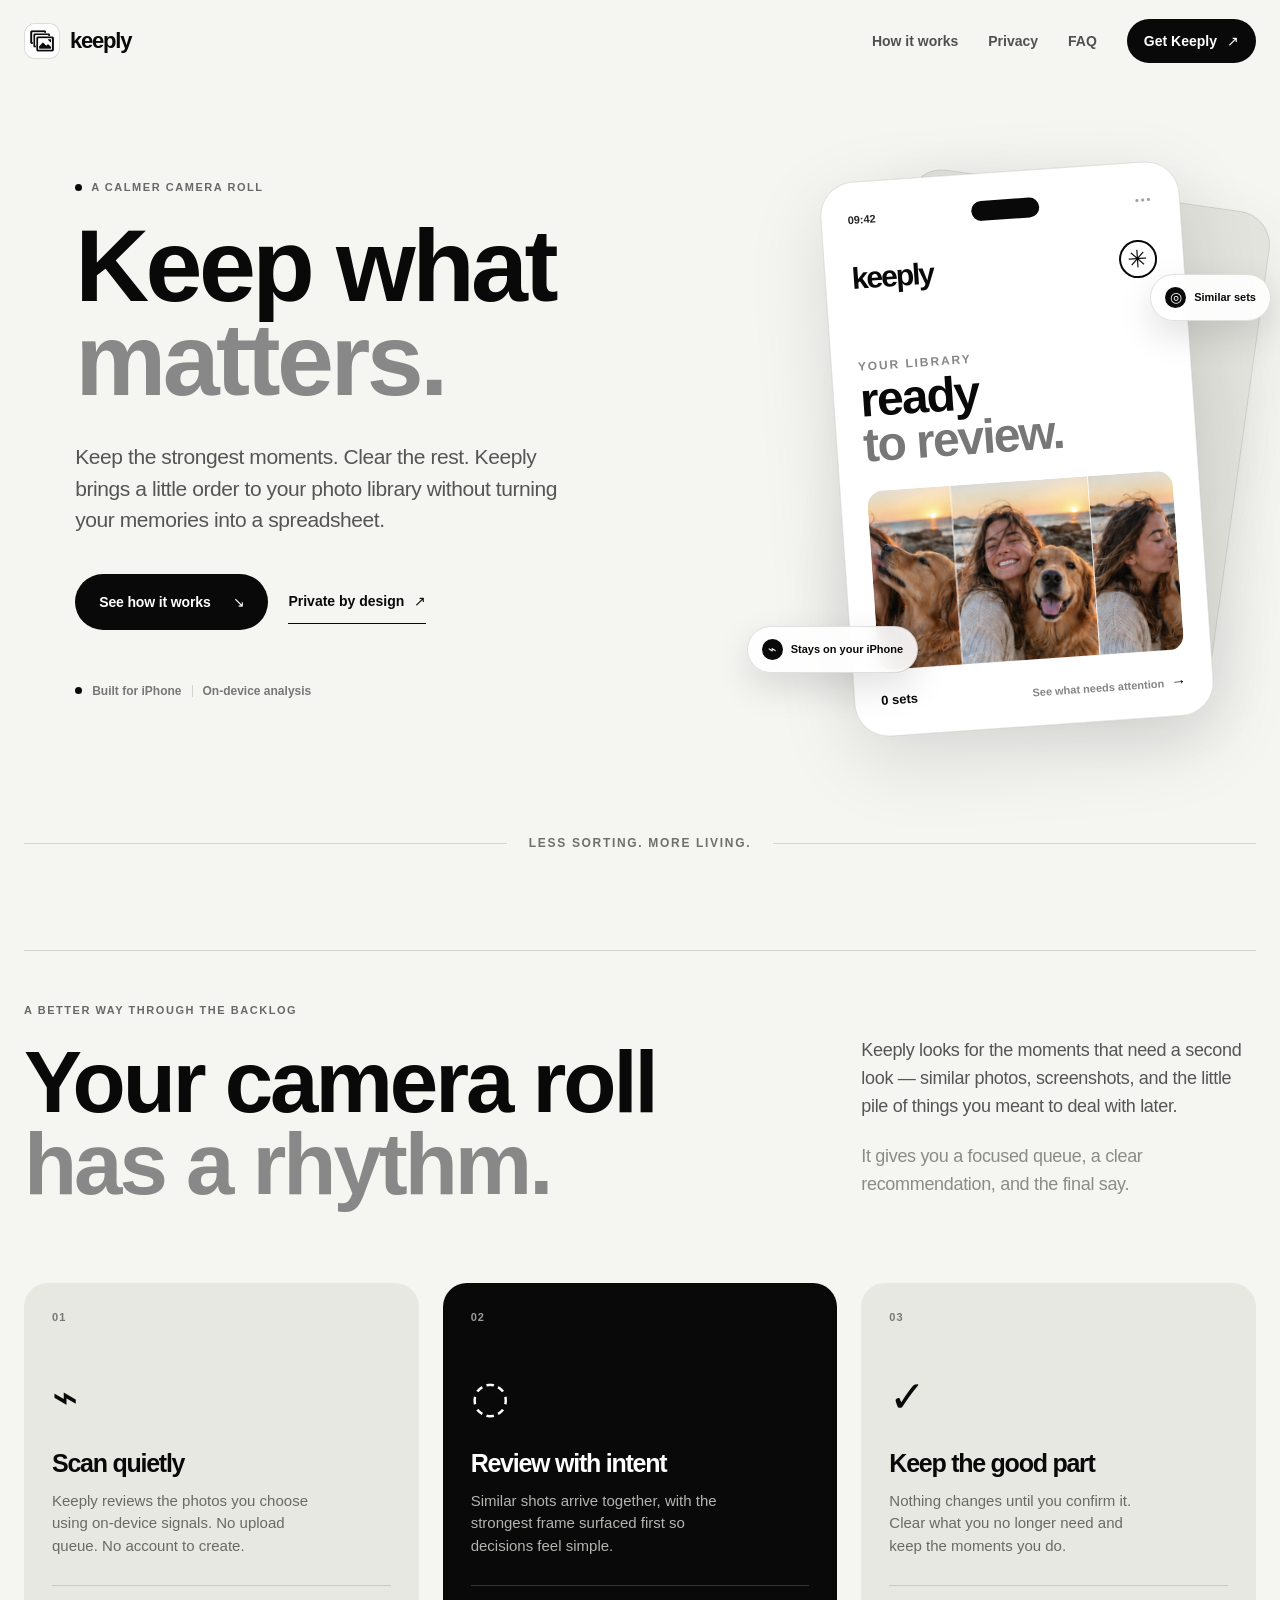
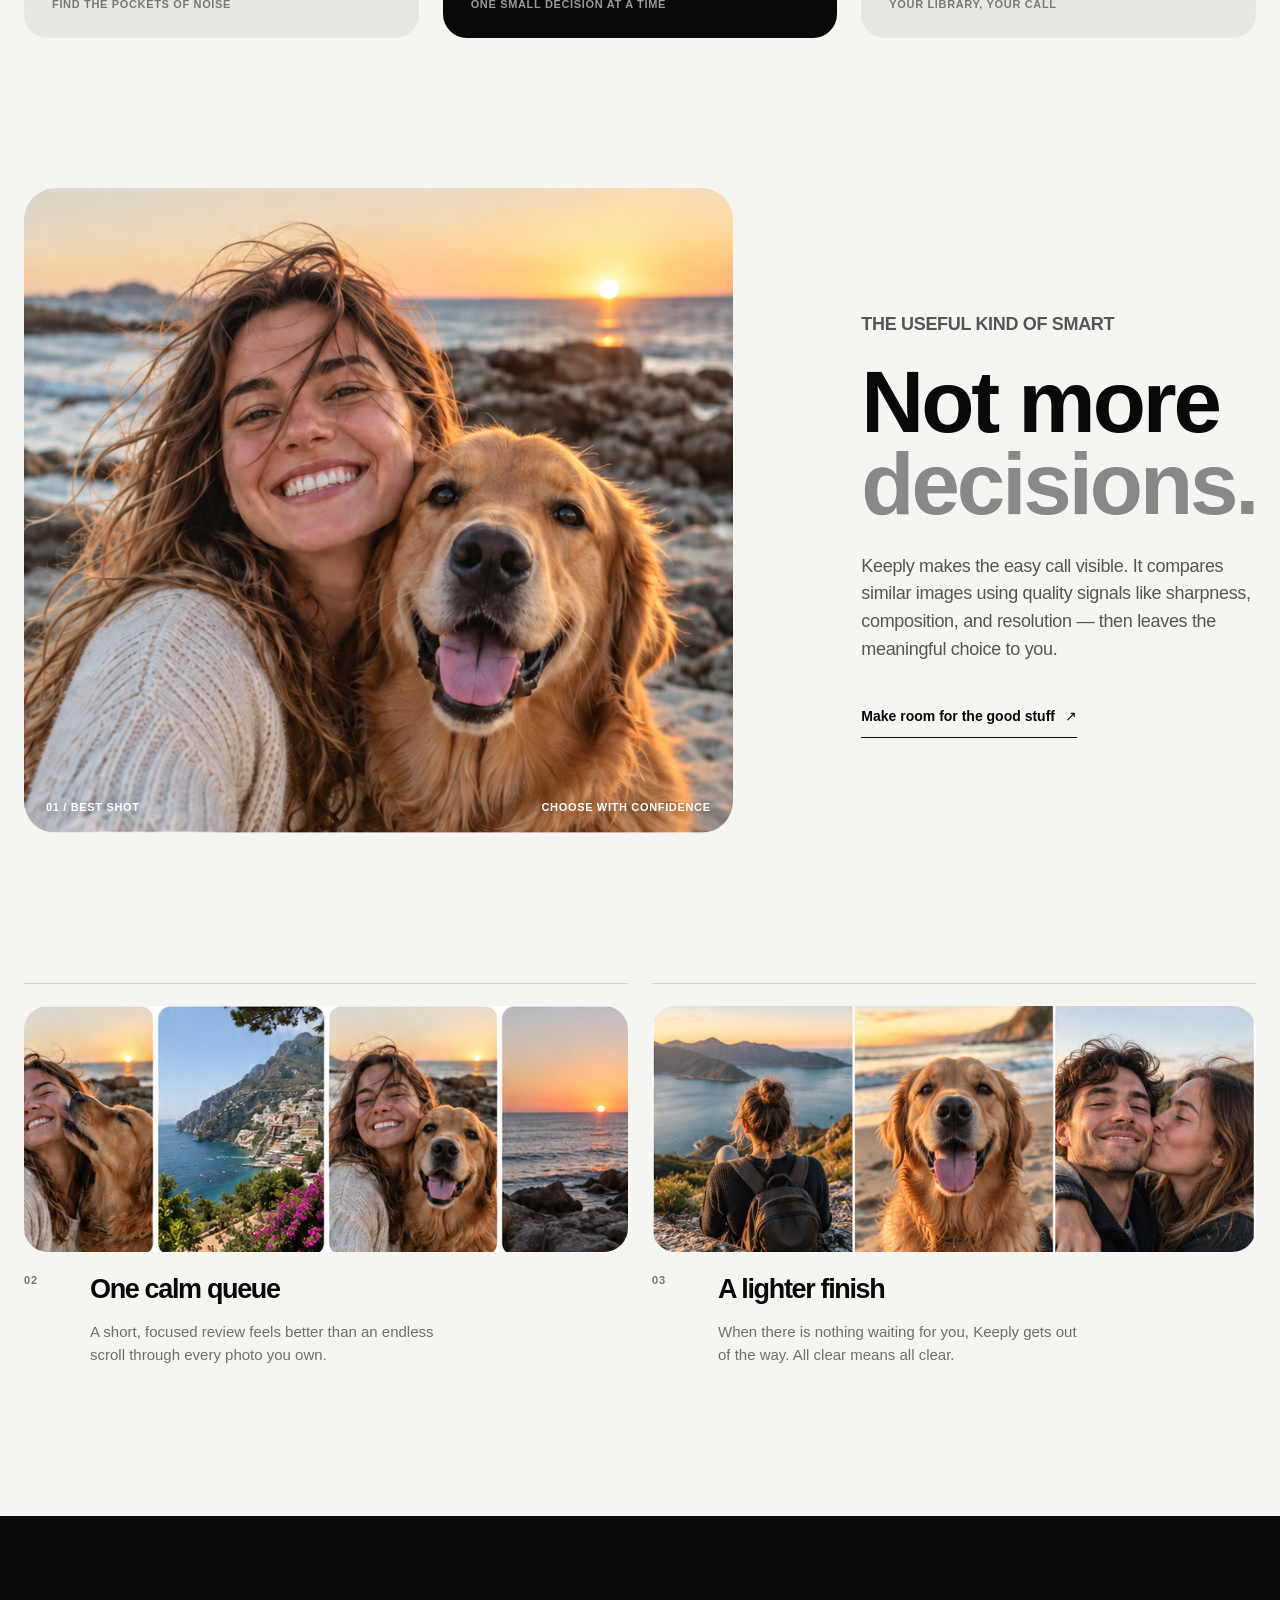
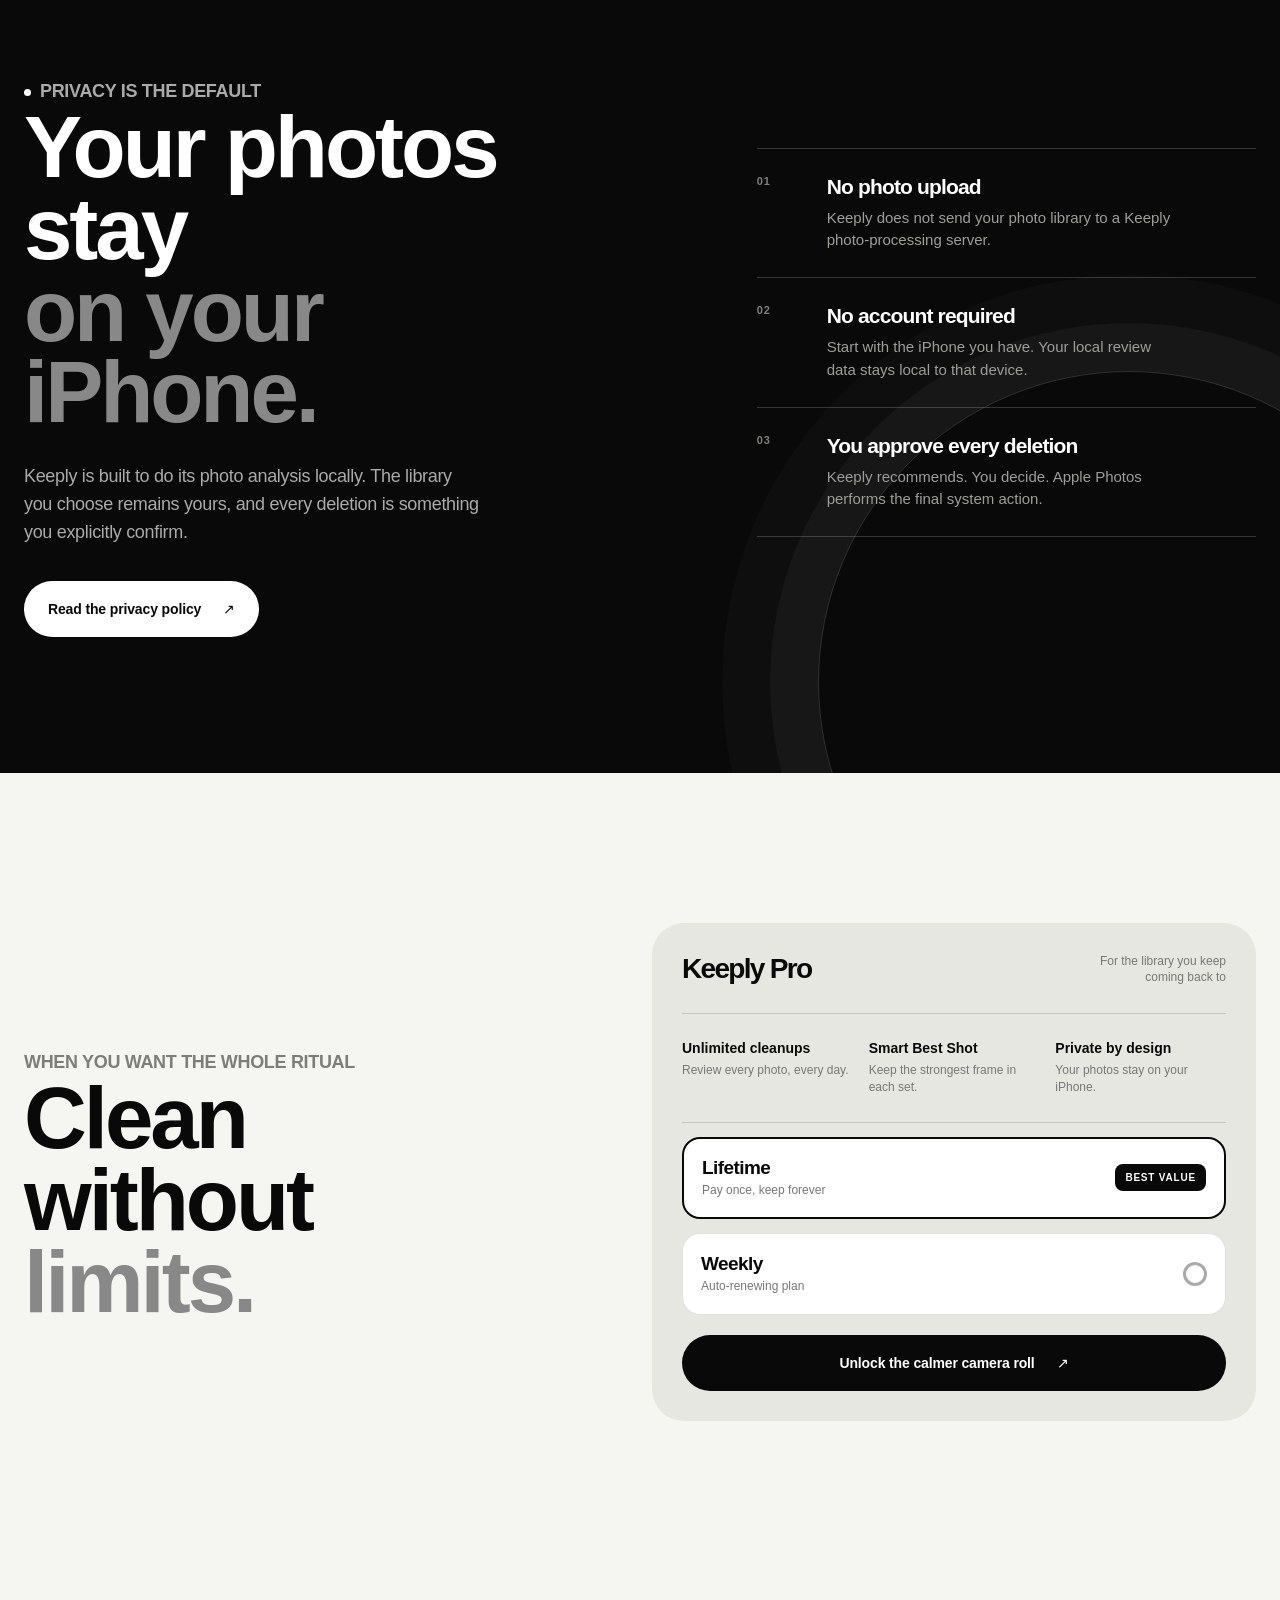
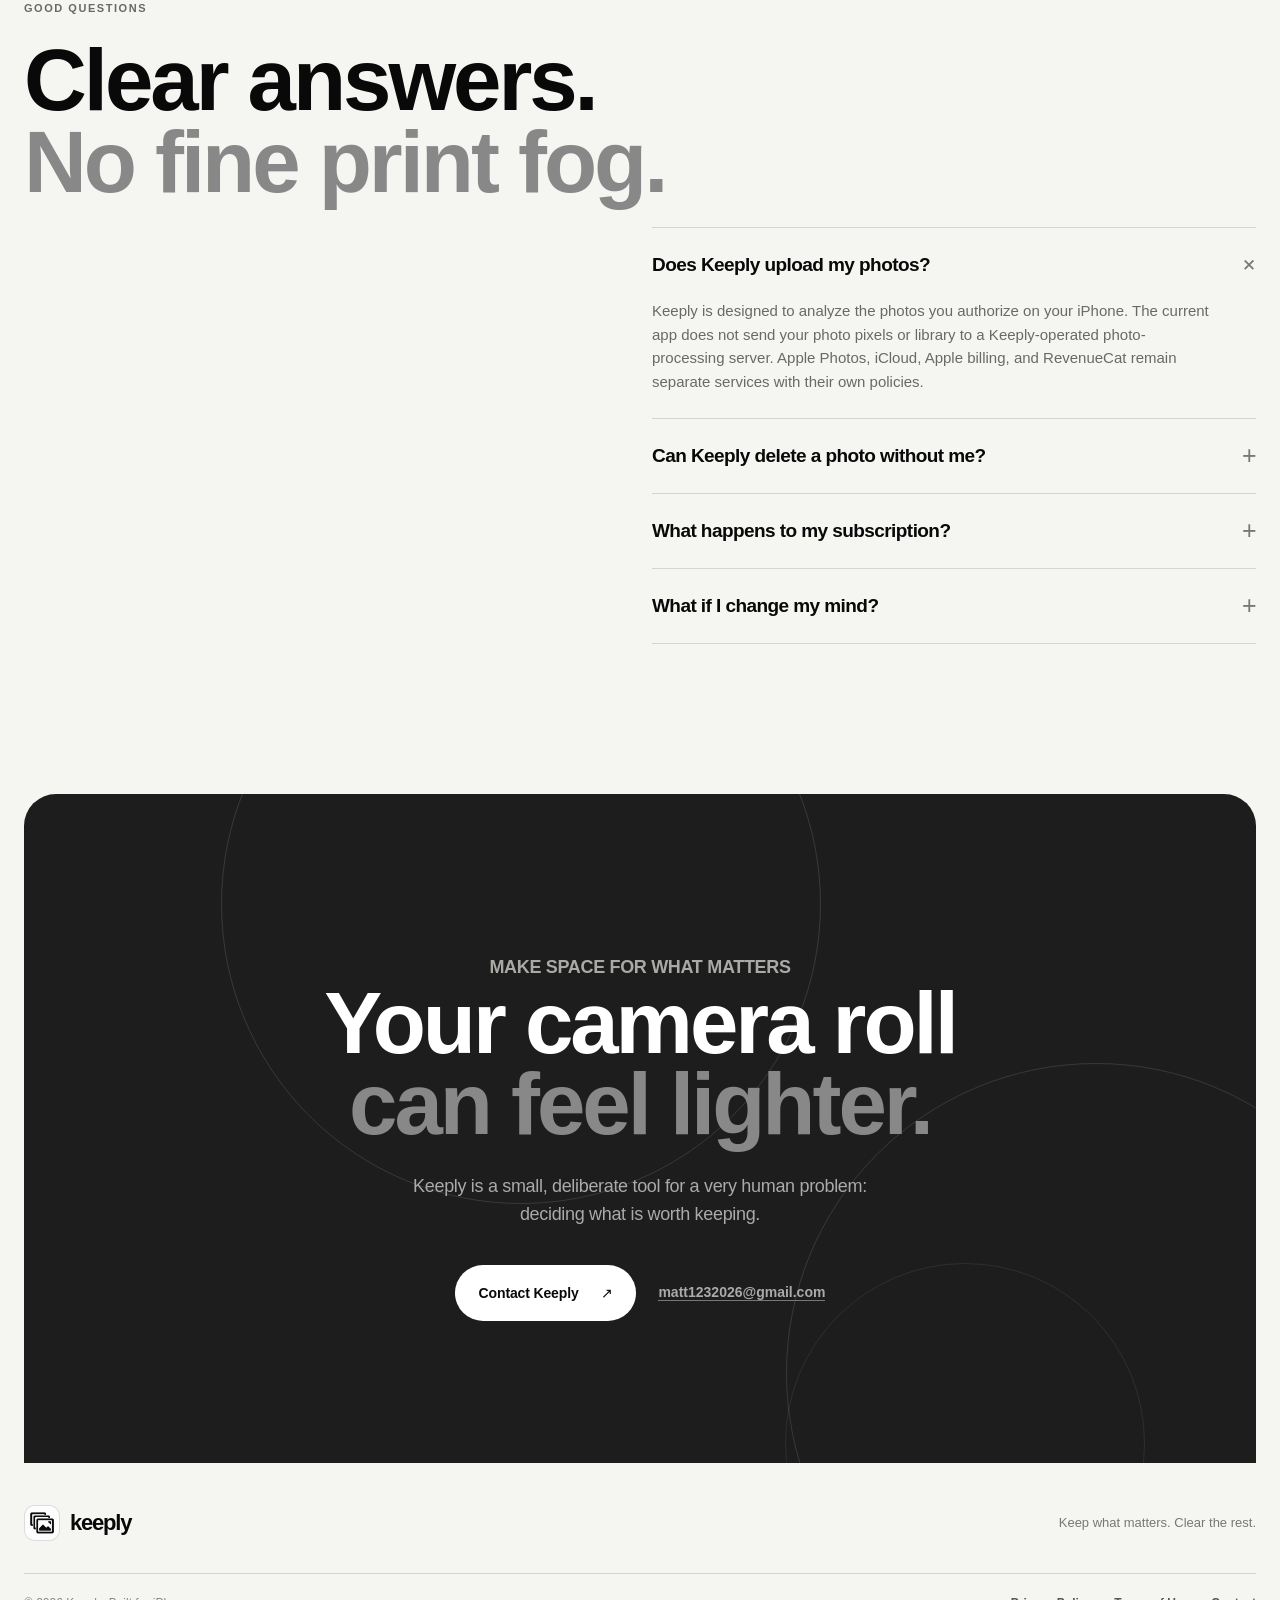
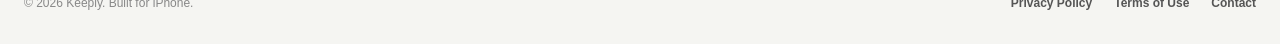
<file: index.html>
<!doctype html>
<html lang="en">
  <head>
    <meta charset="utf-8" />
    <meta name="viewport" content="width=device-width, initial-scale=1" />
    <meta name="theme-color" content="#f5f5f2" />
    <meta name="description" content="Keeply is a quieter way to review your camera roll, keep the strongest moments, and clear the rest — privately on your iPhone." />
    <meta property="og:title" content="Keeply — Keep what matters." />
    <meta property="og:description" content="A private, deliberate photo cleanup assistant for iPhone." />
    <meta property="og:type" content="website" />
    <link rel="icon" type="image/png" href="assets/keeply-mark.png" />
    <link rel="stylesheet" href="styles.css?v=a5fdf62" />
    <title>Keeply — Keep what matters.</title>
  </head>
  <body>
    <a class="skip-link" href="#main-content">Skip to content</a>
    <div class="site-shell">
      <header class="site-nav" data-nav>
        <a class="brand" href="#top" aria-label="Keeply home">
          <span class="brand-mark"><img src="assets/keeply-mark.png" alt="" /></span>
          <span class="brand-name">keeply</span>
        </a>
        <button class="nav-toggle" type="button" aria-expanded="false" aria-controls="primary-nav">
          <span class="sr-only">Open menu</span>
          <span></span><span></span>
        </button>
        <nav id="primary-nav" class="primary-nav" aria-label="Primary navigation">
          <a href="#how-it-works">How it works</a>
          <a href="#privacy">Privacy</a>
          <a href="#faq">FAQ</a>
          <a class="nav-cta" href="#get-keeply">Get Keeply <span aria-hidden="true">↗</span></a>
        </nav>
      </header>

      <main id="main-content">
        <section class="hero section-grid" id="top">
          <div class="hero-copy reveal">
            <p class="eyebrow"><span class="eyebrow-dot"></span> A calmer camera roll</p>
            <h1>Keep what<br /><em>matters.</em></h1>
            <p class="hero-lede">Keep the strongest moments. Clear the rest. Keeply brings a little order to your photo library without turning your memories into a spreadsheet.</p>
            <div class="hero-actions">
              <a class="button button-dark" href="#how-it-works">See how it works <span aria-hidden="true">↘</span></a>
              <a class="text-link" href="#privacy">Private by design <span aria-hidden="true">↗</span></a>
            </div>
            <div class="hero-meta"><span class="status-dot"></span><span>Built for iPhone</span><span class="meta-divider"></span><span>On-device analysis</span></div>
          </div>
          <div class="hero-visual reveal reveal-delay-1" aria-label="Keeply home screen preview">
            <div class="visual-glow"></div>
            <div class="hero-card hero-card-back"></div>
            <div class="hero-card hero-card-main">
              <div class="mock-topbar"><span>09:42</span><span class="mock-island"></span><span class="mock-signal">•••</span></div>
              <div class="mock-brand-row"><span class="mock-wordmark">keeply</span><span class="mock-gear" aria-hidden="true">✳</span></div>
              <p class="mock-kicker">Your library</p>
              <h2>ready<br /><span>to review.</span></h2>
              <div class="mock-photo"><img src="assets/screens/home-strip.png" alt="A strip of photos ready to review" /></div>
              <div class="mock-footer"><span>0 sets</span><span>See what needs attention <b aria-hidden="true">→</b></span></div>
            </div>
            <div class="float-label float-label-top"><span class="label-icon">◎</span> Similar sets</div>
            <div class="float-label float-label-bottom"><span class="label-icon">⌁</span> Stays on your iPhone</div>
          </div>
        </section>

        <section class="manifesto" aria-label="Keeply promise">
          <div class="manifesto-line"></div>
          <p>Less sorting. More living.</p>
          <div class="manifesto-line"></div>
        </section>

        <section class="intro section-grid" id="how-it-works">
          <div class="section-heading reveal">
            <p class="eyebrow">A better way through the backlog</p>
            <h2>Your camera roll<br /><em>has a rhythm.</em></h2>
          </div>
          <div class="section-intro-copy reveal reveal-delay-1">
            <p>Keeply looks for the moments that need a second look — similar photos, screenshots, and the little pile of things you meant to deal with later.</p>
            <p class="muted-copy">It gives you a focused queue, a clear recommendation, and the final say.</p>
          </div>
        </section>

        <section class="steps section-grid" aria-label="How Keeply works">
          <article class="step-card reveal">
            <div class="step-index">01</div>
            <div class="step-icon" aria-hidden="true">⌁</div>
            <h3>Scan quietly</h3>
            <p>Keeply reviews the photos you choose using on-device signals. No upload queue. No account to create.</p>
            <div class="step-rule"></div>
            <span class="step-caption">Find the pockets of noise</span>
          </article>
          <article class="step-card step-card-dark reveal reveal-delay-1">
            <div class="step-index">02</div>
            <div class="step-icon" aria-hidden="true">◌</div>
            <h3>Review with intent</h3>
            <p>Similar shots arrive together, with the strongest frame surfaced first so decisions feel simple.</p>
            <div class="step-rule"></div>
            <span class="step-caption">One small decision at a time</span>
          </article>
          <article class="step-card reveal reveal-delay-2">
            <div class="step-index">03</div>
            <div class="step-icon" aria-hidden="true">✓</div>
            <h3>Keep the good part</h3>
            <p>Nothing changes until you confirm it. Clear what you no longer need and keep the moments you do.</p>
            <div class="step-rule"></div>
            <span class="step-caption">Your library, your call</span>
          </article>
        </section>

        <section class="feature-showcase section-grid">
          <div class="feature-image feature-image-large reveal">
            <img src="assets/screens/best-shot.png" alt="Keeply highlights the strongest image in a similar photo set" loading="lazy" />
            <div class="image-caption"><span>01 / Best shot</span><span>Choose with confidence</span></div>
          </div>
          <div class="feature-copy reveal reveal-delay-1">
            <p class="eyebrow">The useful kind of smart</p>
            <h2>Not more<br /><em>decisions.</em></h2>
            <p>Keeply makes the easy call visible. It compares similar images using quality signals like sharpness, composition, and resolution — then leaves the meaningful choice to you.</p>
            <a class="text-link" href="#get-keeply">Make room for the good stuff <span aria-hidden="true">↗</span></a>
          </div>
        </section>

        <section class="feature-pair section-grid">
          <article class="feature-tile reveal">
            <div class="tile-image"><img src="assets/screens/cleanup-strip.png" alt="A visual strip of photos in the cleanup flow" loading="lazy" /></div>
            <div class="tile-body"><span class="tile-number">02</span><h3>One calm queue</h3><p>A short, focused review feels better than an endless scroll through every photo you own.</p></div>
          </article>
          <article class="feature-tile reveal reveal-delay-1">
            <div class="tile-image tile-image-light"><img src="assets/screens/all-clear-strip.png" alt="Keeply all clear state showing a finished photo review" loading="lazy" /></div>
            <div class="tile-body"><span class="tile-number">03</span><h3>A lighter finish</h3><p>When there is nothing waiting for you, Keeply gets out of the way. All clear means all clear.</p></div>
          </article>
        </section>

        <section class="privacy-band section-grid" id="privacy">
          <div class="privacy-copy reveal">
            <p class="eyebrow eyebrow-light"><span class="eyebrow-dot"></span> Privacy is the default</p>
            <h2>Your photos stay<br /><em>on your iPhone.</em></h2>
            <p>Keeply is built to do its photo analysis locally. The library you choose remains yours, and every deletion is something you explicitly confirm.</p>
            <a class="button button-light" href="privacy.html">Read the privacy policy <span aria-hidden="true">↗</span></a>
          </div>
          <div class="privacy-points reveal reveal-delay-1">
            <div class="privacy-point"><span class="point-mark">01</span><div><h3>No photo upload</h3><p>Keeply does not send your photo library to a Keeply photo-processing server.</p></div></div>
            <div class="privacy-point"><span class="point-mark">02</span><div><h3>No account required</h3><p>Start with the iPhone you have. Your local review data stays local to that device.</p></div></div>
            <div class="privacy-point"><span class="point-mark">03</span><div><h3>You approve every deletion</h3><p>Keeply recommends. You decide. Apple Photos performs the final system action.</p></div></div>
          </div>
        </section>

        <section class="pro-section section-grid">
          <div class="pro-heading reveal"><p class="eyebrow">When you want the whole ritual</p><h2>Clean without<br /><em>limits.</em></h2></div>
          <div class="pro-panel reveal reveal-delay-1">
            <div class="pro-panel-top"><span class="pro-badge">Keeply Pro</span><span class="pro-note">For the library you keep coming back to</span></div>
            <div class="pro-benefits"><div><b>Unlimited cleanups</b><span>Review every photo, every day.</span></div><div><b>Smart Best Shot</b><span>Keep the strongest frame in each set.</span></div><div><b>Private by design</b><span>Your photos stay on your iPhone.</span></div></div>
            <div class="plan-row"><span><b>Lifetime</b><small>Pay once, keep forever</small></span><span class="plan-chip">Best value</span></div>
            <div class="plan-row plan-row-muted"><span><b>Weekly</b><small>Auto-renewing plan</small></span><span class="plan-circle" aria-hidden="true"></span></div>
            <a class="button button-dark button-full" href="#get-keeply">Unlock the calmer camera roll <span aria-hidden="true">↗</span></a>
          </div>
        </section>

        <section class="faq-section section-grid" id="faq">
          <div class="section-heading reveal"><p class="eyebrow">Good questions</p><h2>Clear answers.<br /><em>No fine print fog.</em></h2></div>
          <div class="faq-list reveal reveal-delay-1">
            <details open><summary>Does Keeply upload my photos?</summary><p>Keeply is designed to analyze the photos you authorize on your iPhone. The current app does not send your photo pixels or library to a Keeply-operated photo-processing server. Apple Photos, iCloud, Apple billing, and RevenueCat remain separate services with their own policies.</p></details>
            <details><summary>Can Keeply delete a photo without me?</summary><p>No. Keeply can recommend items, but nothing is deleted until you confirm the action. Apple Photos then handles the system confirmation and deletion flow.</p></details>
            <details><summary>What happens to my subscription?</summary><p>Keeply offers App Store purchases such as a lifetime option and an auto-renewing weekly plan. Apple processes payment and manages cancellation, refunds, and subscription settings. You can restore eligible purchases from inside the App.</p></details>
            <details><summary>What if I change my mind?</summary><p>You can stop using Keeply at any time. Deleting the app does not cancel an App Store subscription; manage that through your Apple Account subscription settings.</p></details>
          </div>
        </section>

        <section class="contact-section" id="get-keeply">
          <div class="contact-inner reveal">
            <p class="eyebrow">Make space for what matters</p>
            <h2>Your camera roll<br /><em>can feel lighter.</em></h2>
            <p>Keeply is a small, deliberate tool for a very human problem: deciding what is worth keeping.</p>
            <div class="contact-actions"><a class="button button-light" href="mailto:matt1232026@gmail.com?subject=Keeply%20question">Contact Keeply <span aria-hidden="true">↗</span></a><a class="contact-email" href="mailto:matt1232026@gmail.com">matt1232026@gmail.com</a></div>
          </div>
          <div class="contact-orbit orbit-one" aria-hidden="true"></div><div class="contact-orbit orbit-two" aria-hidden="true"></div><div class="contact-orbit orbit-three" aria-hidden="true"></div>
        </section>
      </main>

      <footer class="site-footer">
        <div class="footer-top"><a class="brand" href="#top"><span class="brand-mark"><img src="assets/keeply-mark.png" alt="" /></span><span class="brand-name">keeply</span></a><p>Keep what matters. Clear the rest.</p></div>
        <div class="footer-bottom"><span>© <span data-year>2026</span> Keeply. Built for iPhone.</span><div class="footer-links"><a href="privacy.html">Privacy Policy</a><a href="terms.html">Terms of Use</a><a href="mailto:matt1232026@gmail.com">Contact</a></div></div>
      </footer>
    </div>
    <script src="script.js" defer></script>
  </body>
</html>
</file>
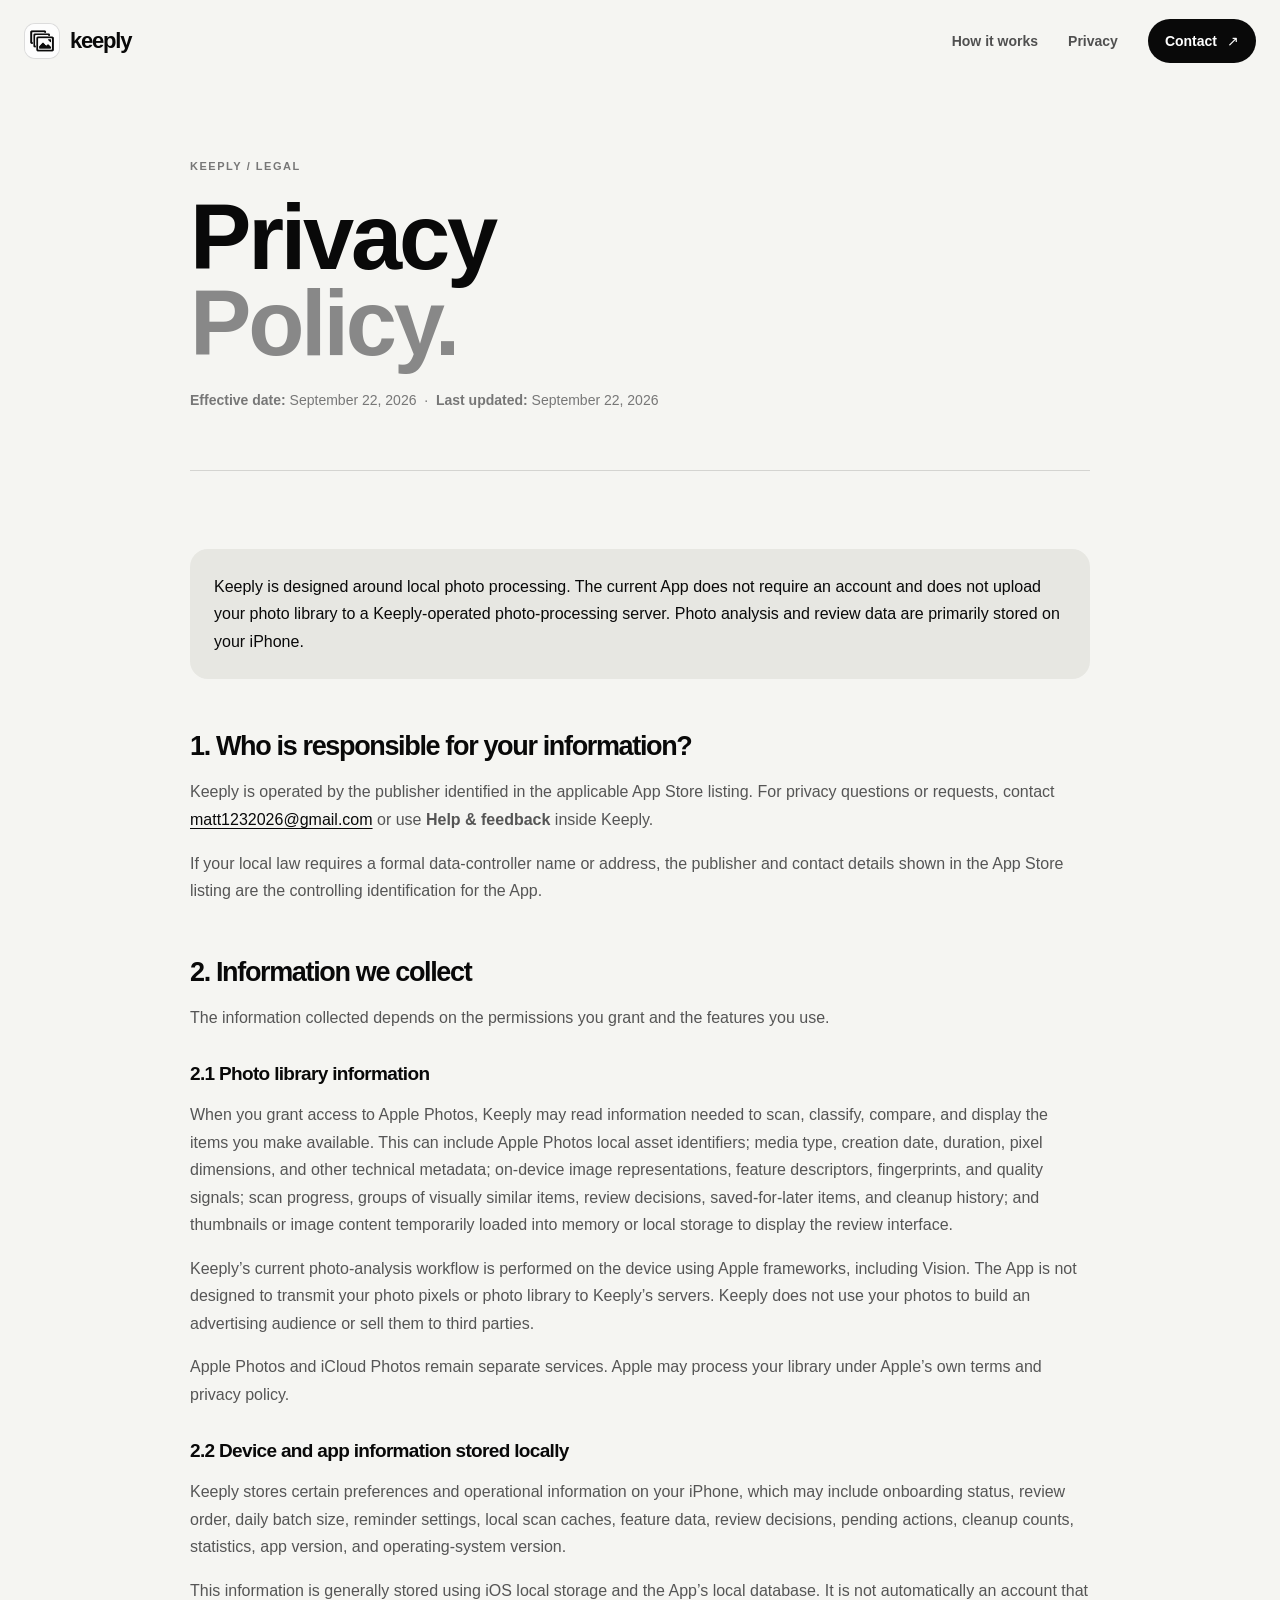
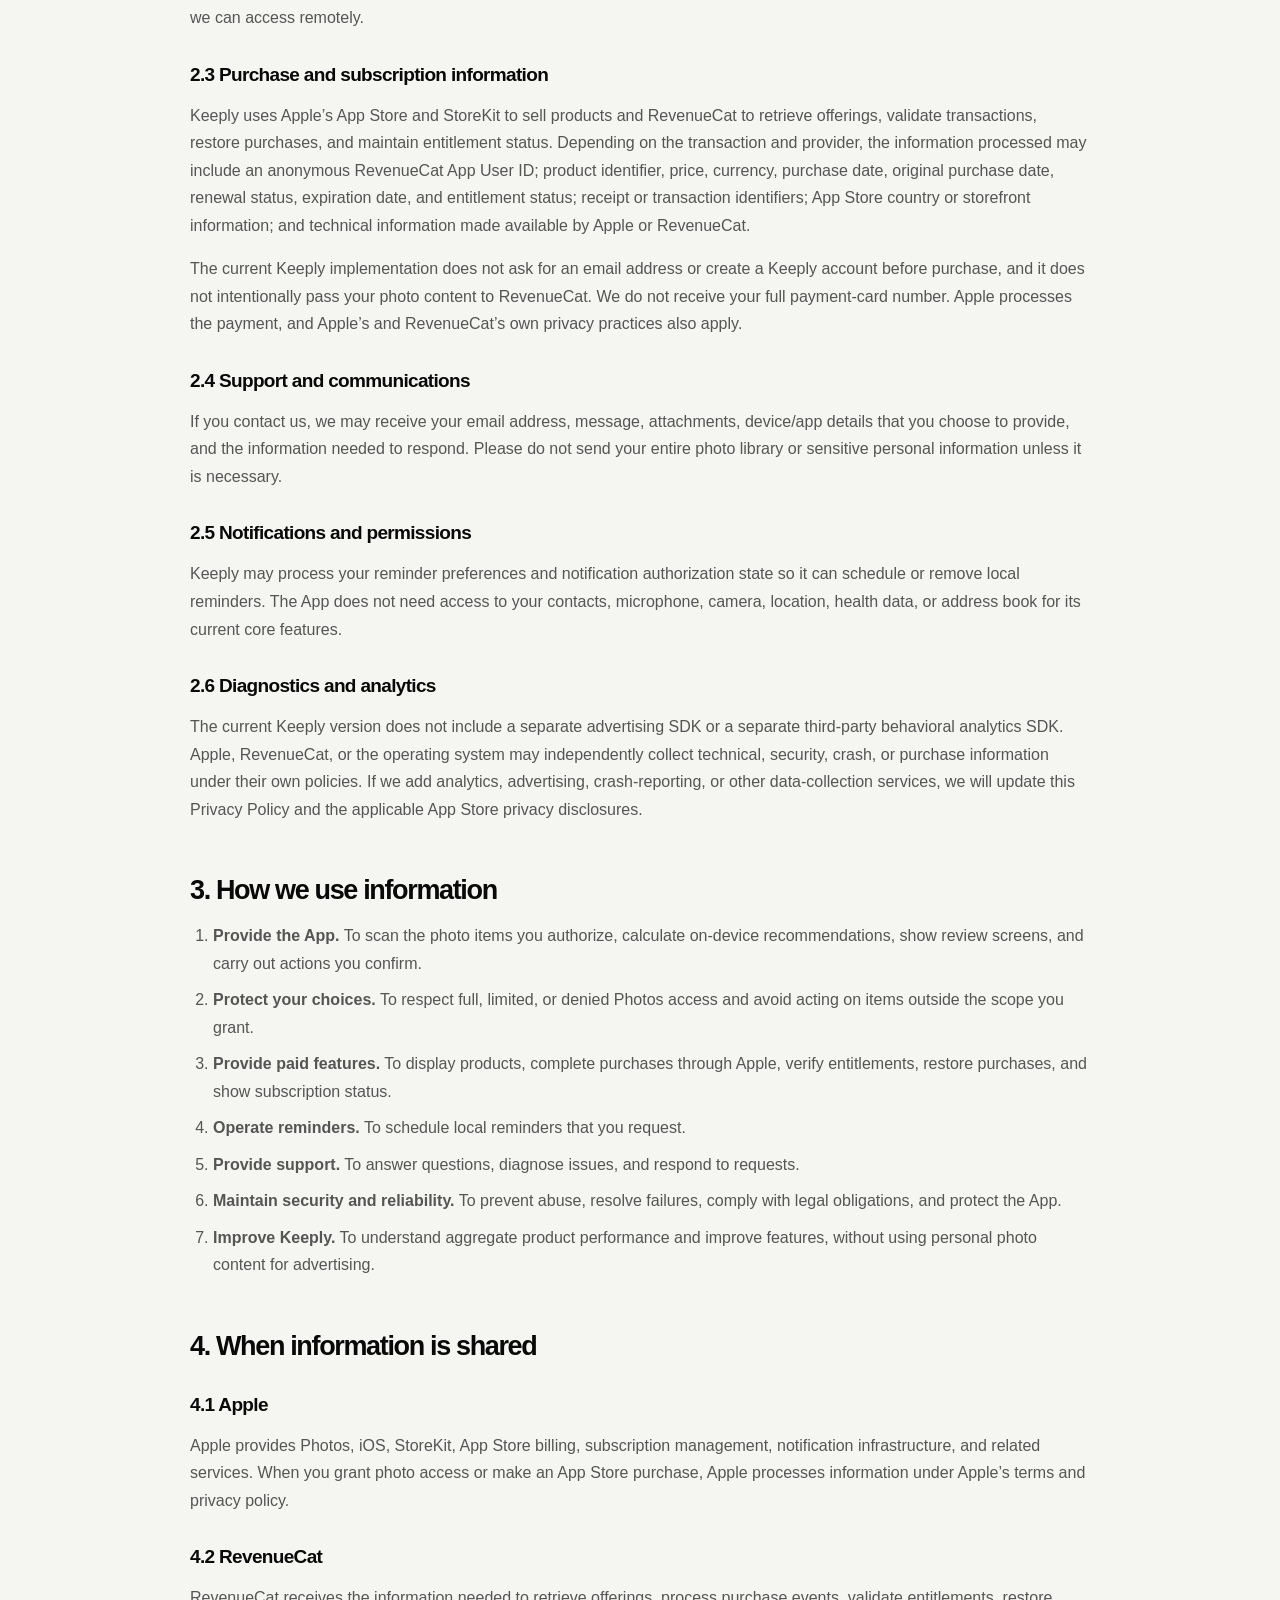
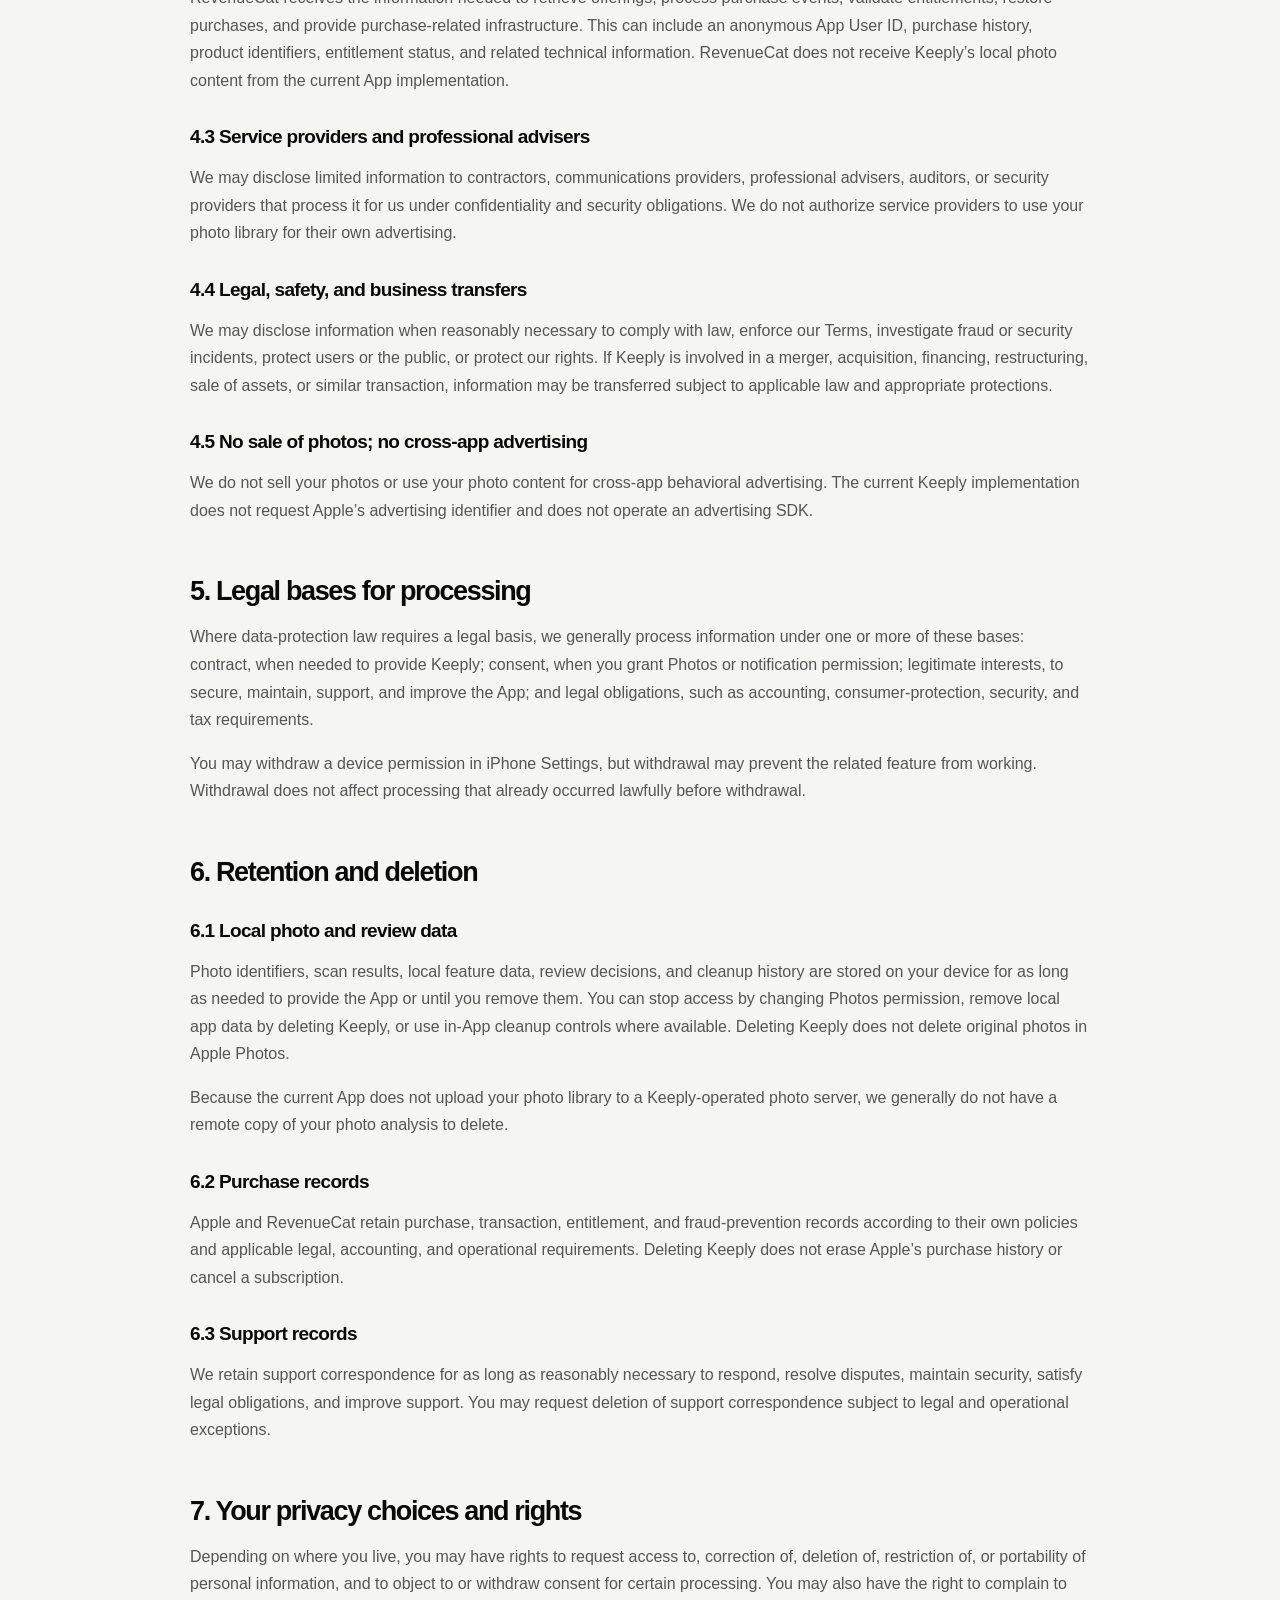
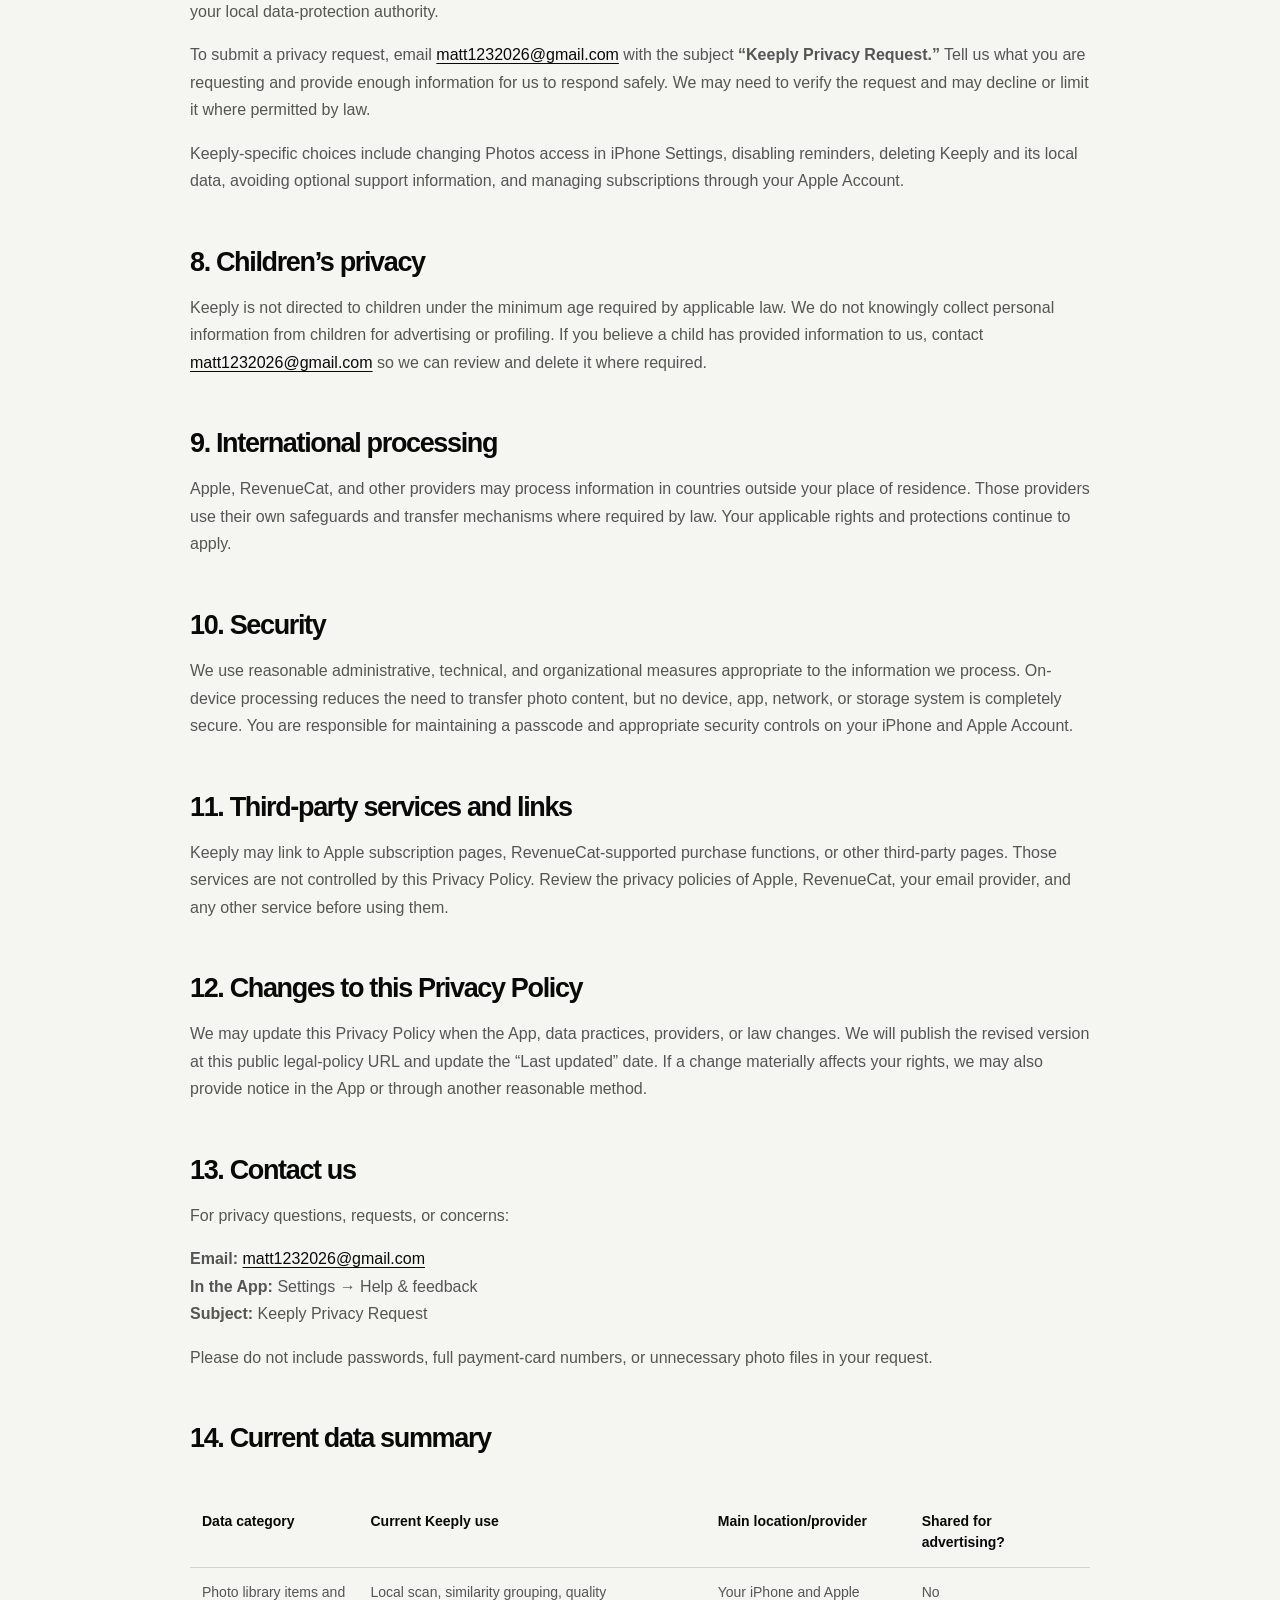
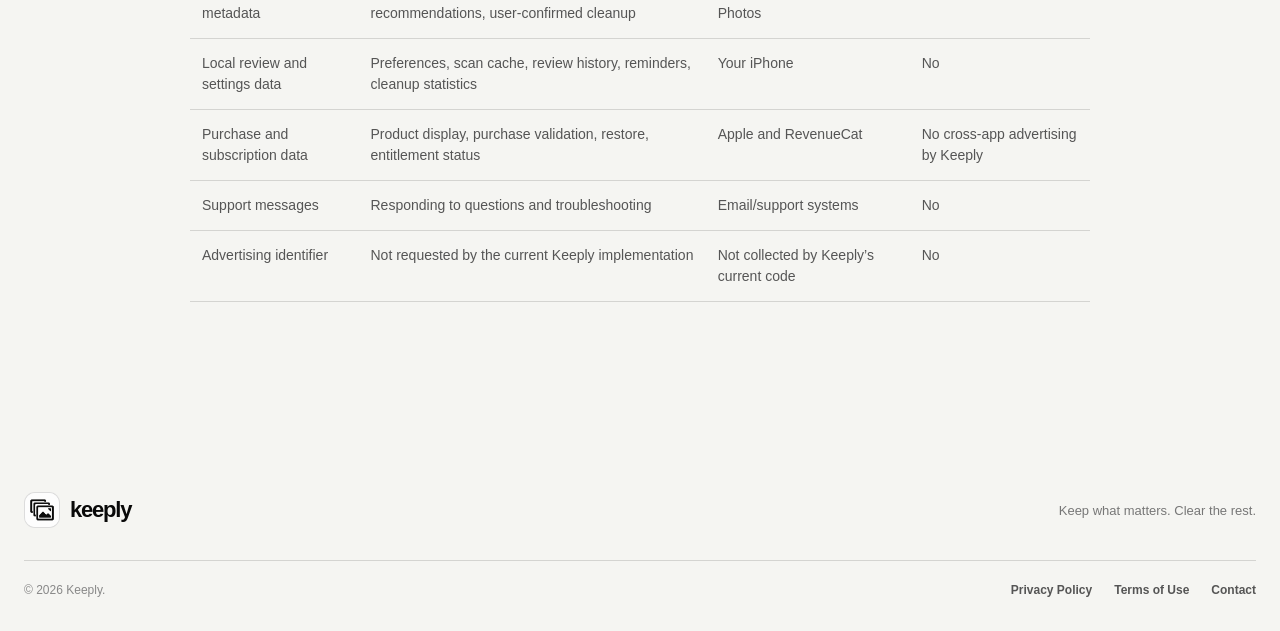
<file: privacy.html>
<!doctype html>
<html lang="en">
  <head>
    <meta charset="utf-8" />
    <meta name="viewport" content="width=device-width, initial-scale=1" />
    <meta name="description" content="Keeply Privacy Policy." />
    <link rel="icon" type="image/png" href="assets/keeply-mark.png" />
    <link rel="stylesheet" href="styles.css?v=a5fdf62" />
    <title>Privacy Policy — Keeply</title>
  </head>
  <body>
    <div class="site-shell">
      <header class="site-nav">
        <a class="brand" href="index.html" aria-label="Keeply home"><span class="brand-mark"><img src="assets/keeply-mark.png" alt="" /></span><span class="brand-name">keeply</span></a>
        <nav class="primary-nav" aria-label="Legal navigation"><a href="index.html#how-it-works">How it works</a><a href="index.html#privacy">Privacy</a><a class="nav-cta" href="mailto:matt1232026@gmail.com">Contact <span aria-hidden="true">↗</span></a></nav>
      </header>
      <main class="legal-wrap">
        <p class="legal-kicker">Keeply / Legal</p>
        <h1>Privacy<br /><em>Policy.</em></h1>
        <p class="legal-meta"><strong>Effective date:</strong> September 22, 2026 &nbsp;·&nbsp; <strong>Last updated:</strong> September 22, 2026</p>
        <article class="legal-content">
          <div class="legal-callout"><p>Keeply is designed around local photo processing. The current App does not require an account and does not upload your photo library to a Keeply-operated photo-processing server. Photo analysis and review data are primarily stored on your iPhone.</p></div>

          <h2>1. Who is responsible for your information?</h2>
          <p>Keeply is operated by the publisher identified in the applicable App Store listing. For privacy questions or requests, contact <a href="mailto:matt1232026@gmail.com">matt1232026@gmail.com</a> or use <strong>Help &amp; feedback</strong> inside Keeply.</p>
          <p>If your local law requires a formal data-controller name or address, the publisher and contact details shown in the App Store listing are the controlling identification for the App.</p>

          <h2>2. Information we collect</h2>
          <p>The information collected depends on the permissions you grant and the features you use.</p>
          <h3>2.1 Photo library information</h3>
          <p>When you grant access to Apple Photos, Keeply may read information needed to scan, classify, compare, and display the items you make available. This can include Apple Photos local asset identifiers; media type, creation date, duration, pixel dimensions, and other technical metadata; on-device image representations, feature descriptors, fingerprints, and quality signals; scan progress, groups of visually similar items, review decisions, saved-for-later items, and cleanup history; and thumbnails or image content temporarily loaded into memory or local storage to display the review interface.</p>
          <p>Keeply’s current photo-analysis workflow is performed on the device using Apple frameworks, including Vision. The App is not designed to transmit your photo pixels or photo library to Keeply’s servers. Keeply does not use your photos to build an advertising audience or sell them to third parties.</p>
          <p>Apple Photos and iCloud Photos remain separate services. Apple may process your library under Apple’s own terms and privacy policy.</p>
          <h3>2.2 Device and app information stored locally</h3>
          <p>Keeply stores certain preferences and operational information on your iPhone, which may include onboarding status, review order, daily batch size, reminder settings, local scan caches, feature data, review decisions, pending actions, cleanup counts, statistics, app version, and operating-system version.</p>
          <p>This information is generally stored using iOS local storage and the App’s local database. It is not automatically an account that we can access remotely.</p>
          <h3>2.3 Purchase and subscription information</h3>
          <p>Keeply uses Apple’s App Store and StoreKit to sell products and RevenueCat to retrieve offerings, validate transactions, restore purchases, and maintain entitlement status. Depending on the transaction and provider, the information processed may include an anonymous RevenueCat App User ID; product identifier, price, currency, purchase date, original purchase date, renewal status, expiration date, and entitlement status; receipt or transaction identifiers; App Store country or storefront information; and technical information made available by Apple or RevenueCat.</p>
          <p>The current Keeply implementation does not ask for an email address or create a Keeply account before purchase, and it does not intentionally pass your photo content to RevenueCat. We do not receive your full payment-card number. Apple processes the payment, and Apple’s and RevenueCat’s own privacy practices also apply.</p>
          <h3>2.4 Support and communications</h3>
          <p>If you contact us, we may receive your email address, message, attachments, device/app details that you choose to provide, and the information needed to respond. Please do not send your entire photo library or sensitive personal information unless it is necessary.</p>
          <h3>2.5 Notifications and permissions</h3>
          <p>Keeply may process your reminder preferences and notification authorization state so it can schedule or remove local reminders. The App does not need access to your contacts, microphone, camera, location, health data, or address book for its current core features.</p>
          <h3>2.6 Diagnostics and analytics</h3>
          <p>The current Keeply version does not include a separate advertising SDK or a separate third-party behavioral analytics SDK. Apple, RevenueCat, or the operating system may independently collect technical, security, crash, or purchase information under their own policies. If we add analytics, advertising, crash-reporting, or other data-collection services, we will update this Privacy Policy and the applicable App Store privacy disclosures.</p>

          <h2>3. How we use information</h2>
          <ol>
            <li><strong>Provide the App.</strong> To scan the photo items you authorize, calculate on-device recommendations, show review screens, and carry out actions you confirm.</li>
            <li><strong>Protect your choices.</strong> To respect full, limited, or denied Photos access and avoid acting on items outside the scope you grant.</li>
            <li><strong>Provide paid features.</strong> To display products, complete purchases through Apple, verify entitlements, restore purchases, and show subscription status.</li>
            <li><strong>Operate reminders.</strong> To schedule local reminders that you request.</li>
            <li><strong>Provide support.</strong> To answer questions, diagnose issues, and respond to requests.</li>
            <li><strong>Maintain security and reliability.</strong> To prevent abuse, resolve failures, comply with legal obligations, and protect the App.</li>
            <li><strong>Improve Keeply.</strong> To understand aggregate product performance and improve features, without using personal photo content for advertising.</li>
          </ol>

          <h2>4. When information is shared</h2>
          <h3>4.1 Apple</h3>
          <p>Apple provides Photos, iOS, StoreKit, App Store billing, subscription management, notification infrastructure, and related services. When you grant photo access or make an App Store purchase, Apple processes information under Apple’s terms and privacy policy.</p>
          <h3>4.2 RevenueCat</h3>
          <p>RevenueCat receives the information needed to retrieve offerings, process purchase events, validate entitlements, restore purchases, and provide purchase-related infrastructure. This can include an anonymous App User ID, purchase history, product identifiers, entitlement status, and related technical information. RevenueCat does not receive Keeply’s local photo content from the current App implementation.</p>
          <h3>4.3 Service providers and professional advisers</h3>
          <p>We may disclose limited information to contractors, communications providers, professional advisers, auditors, or security providers that process it for us under confidentiality and security obligations. We do not authorize service providers to use your photo library for their own advertising.</p>
          <h3>4.4 Legal, safety, and business transfers</h3>
          <p>We may disclose information when reasonably necessary to comply with law, enforce our Terms, investigate fraud or security incidents, protect users or the public, or protect our rights. If Keeply is involved in a merger, acquisition, financing, restructuring, sale of assets, or similar transaction, information may be transferred subject to applicable law and appropriate protections.</p>
          <h3>4.5 No sale of photos; no cross-app advertising</h3>
          <p>We do not sell your photos or use your photo content for cross-app behavioral advertising. The current Keeply implementation does not request Apple’s advertising identifier and does not operate an advertising SDK.</p>

          <h2>5. Legal bases for processing</h2>
          <p>Where data-protection law requires a legal basis, we generally process information under one or more of these bases: contract, when needed to provide Keeply; consent, when you grant Photos or notification permission; legitimate interests, to secure, maintain, support, and improve the App; and legal obligations, such as accounting, consumer-protection, security, and tax requirements.</p>
          <p>You may withdraw a device permission in iPhone Settings, but withdrawal may prevent the related feature from working. Withdrawal does not affect processing that already occurred lawfully before withdrawal.</p>

          <h2>6. Retention and deletion</h2>
          <h3>6.1 Local photo and review data</h3>
          <p>Photo identifiers, scan results, local feature data, review decisions, and cleanup history are stored on your device for as long as needed to provide the App or until you remove them. You can stop access by changing Photos permission, remove local app data by deleting Keeply, or use in-App cleanup controls where available. Deleting Keeply does not delete original photos in Apple Photos.</p>
          <p>Because the current App does not upload your photo library to a Keeply-operated photo server, we generally do not have a remote copy of your photo analysis to delete.</p>
          <h3>6.2 Purchase records</h3>
          <p>Apple and RevenueCat retain purchase, transaction, entitlement, and fraud-prevention records according to their own policies and applicable legal, accounting, and operational requirements. Deleting Keeply does not erase Apple’s purchase history or cancel a subscription.</p>
          <h3>6.3 Support records</h3>
          <p>We retain support correspondence for as long as reasonably necessary to respond, resolve disputes, maintain security, satisfy legal obligations, and improve support. You may request deletion of support correspondence subject to legal and operational exceptions.</p>

          <h2>7. Your privacy choices and rights</h2>
          <p>Depending on where you live, you may have rights to request access to, correction of, deletion of, restriction of, or portability of personal information, and to object to or withdraw consent for certain processing. You may also have the right to complain to your local data-protection authority.</p>
          <p>To submit a privacy request, email <a href="mailto:matt1232026@gmail.com?subject=Keeply%20Privacy%20Request">matt1232026@gmail.com</a> with the subject <strong>“Keeply Privacy Request.”</strong> Tell us what you are requesting and provide enough information for us to respond safely. We may need to verify the request and may decline or limit it where permitted by law.</p>
          <p>Keeply-specific choices include changing Photos access in iPhone Settings, disabling reminders, deleting Keeply and its local data, avoiding optional support information, and managing subscriptions through your Apple Account.</p>

          <h2>8. Children’s privacy</h2>
          <p>Keeply is not directed to children under the minimum age required by applicable law. We do not knowingly collect personal information from children for advertising or profiling. If you believe a child has provided information to us, contact <a href="mailto:matt1232026@gmail.com">matt1232026@gmail.com</a> so we can review and delete it where required.</p>

          <h2>9. International processing</h2>
          <p>Apple, RevenueCat, and other providers may process information in countries outside your place of residence. Those providers use their own safeguards and transfer mechanisms where required by law. Your applicable rights and protections continue to apply.</p>

          <h2>10. Security</h2>
          <p>We use reasonable administrative, technical, and organizational measures appropriate to the information we process. On-device processing reduces the need to transfer photo content, but no device, app, network, or storage system is completely secure. You are responsible for maintaining a passcode and appropriate security controls on your iPhone and Apple Account.</p>

          <h2>11. Third-party services and links</h2>
          <p>Keeply may link to Apple subscription pages, RevenueCat-supported purchase functions, or other third-party pages. Those services are not controlled by this Privacy Policy. Review the privacy policies of Apple, RevenueCat, your email provider, and any other service before using them.</p>

          <h2>12. Changes to this Privacy Policy</h2>
          <p>We may update this Privacy Policy when the App, data practices, providers, or law changes. We will publish the revised version at this public legal-policy URL and update the “Last updated” date. If a change materially affects your rights, we may also provide notice in the App or through another reasonable method.</p>

          <h2>13. Contact us</h2>
          <p>For privacy questions, requests, or concerns:</p>
          <p><strong>Email:</strong> <a href="mailto:matt1232026@gmail.com">matt1232026@gmail.com</a><br /><strong>In the App:</strong> Settings → Help &amp; feedback<br /><strong>Subject:</strong> Keeply Privacy Request</p>
          <p>Please do not include passwords, full payment-card numbers, or unnecessary photo files in your request.</p>

          <h2>14. Current data summary</h2>
          <div class="legal-table-wrap"><table><thead><tr><th>Data category</th><th>Current Keeply use</th><th>Main location/provider</th><th>Shared for advertising?</th></tr></thead><tbody><tr><td>Photo library items and metadata</td><td>Local scan, similarity grouping, quality recommendations, user-confirmed cleanup</td><td>Your iPhone and Apple Photos</td><td>No</td></tr><tr><td>Local review and settings data</td><td>Preferences, scan cache, review history, reminders, cleanup statistics</td><td>Your iPhone</td><td>No</td></tr><tr><td>Purchase and subscription data</td><td>Product display, purchase validation, restore, entitlement status</td><td>Apple and RevenueCat</td><td>No cross-app advertising by Keeply</td></tr><tr><td>Support messages</td><td>Responding to questions and troubleshooting</td><td>Email/support systems</td><td>No</td></tr><tr><td>Advertising identifier</td><td>Not requested by the current Keeply implementation</td><td>Not collected by Keeply’s current code</td><td>No</td></tr></tbody></table></div>
        </article>
      </main>
      <footer class="site-footer"><div class="footer-top"><a class="brand" href="index.html"><span class="brand-mark"><img src="assets/keeply-mark.png" alt="" /></span><span class="brand-name">keeply</span></a><p>Keep what matters. Clear the rest.</p></div><div class="footer-bottom"><span>© <span data-year>2026</span> Keeply.</span><div class="footer-links"><a href="privacy.html">Privacy Policy</a><a href="terms.html">Terms of Use</a><a href="mailto:matt1232026@gmail.com">Contact</a></div></div></footer>
    </div>
    <script src="script.js" defer></script>
  </body>
</html>
</file>
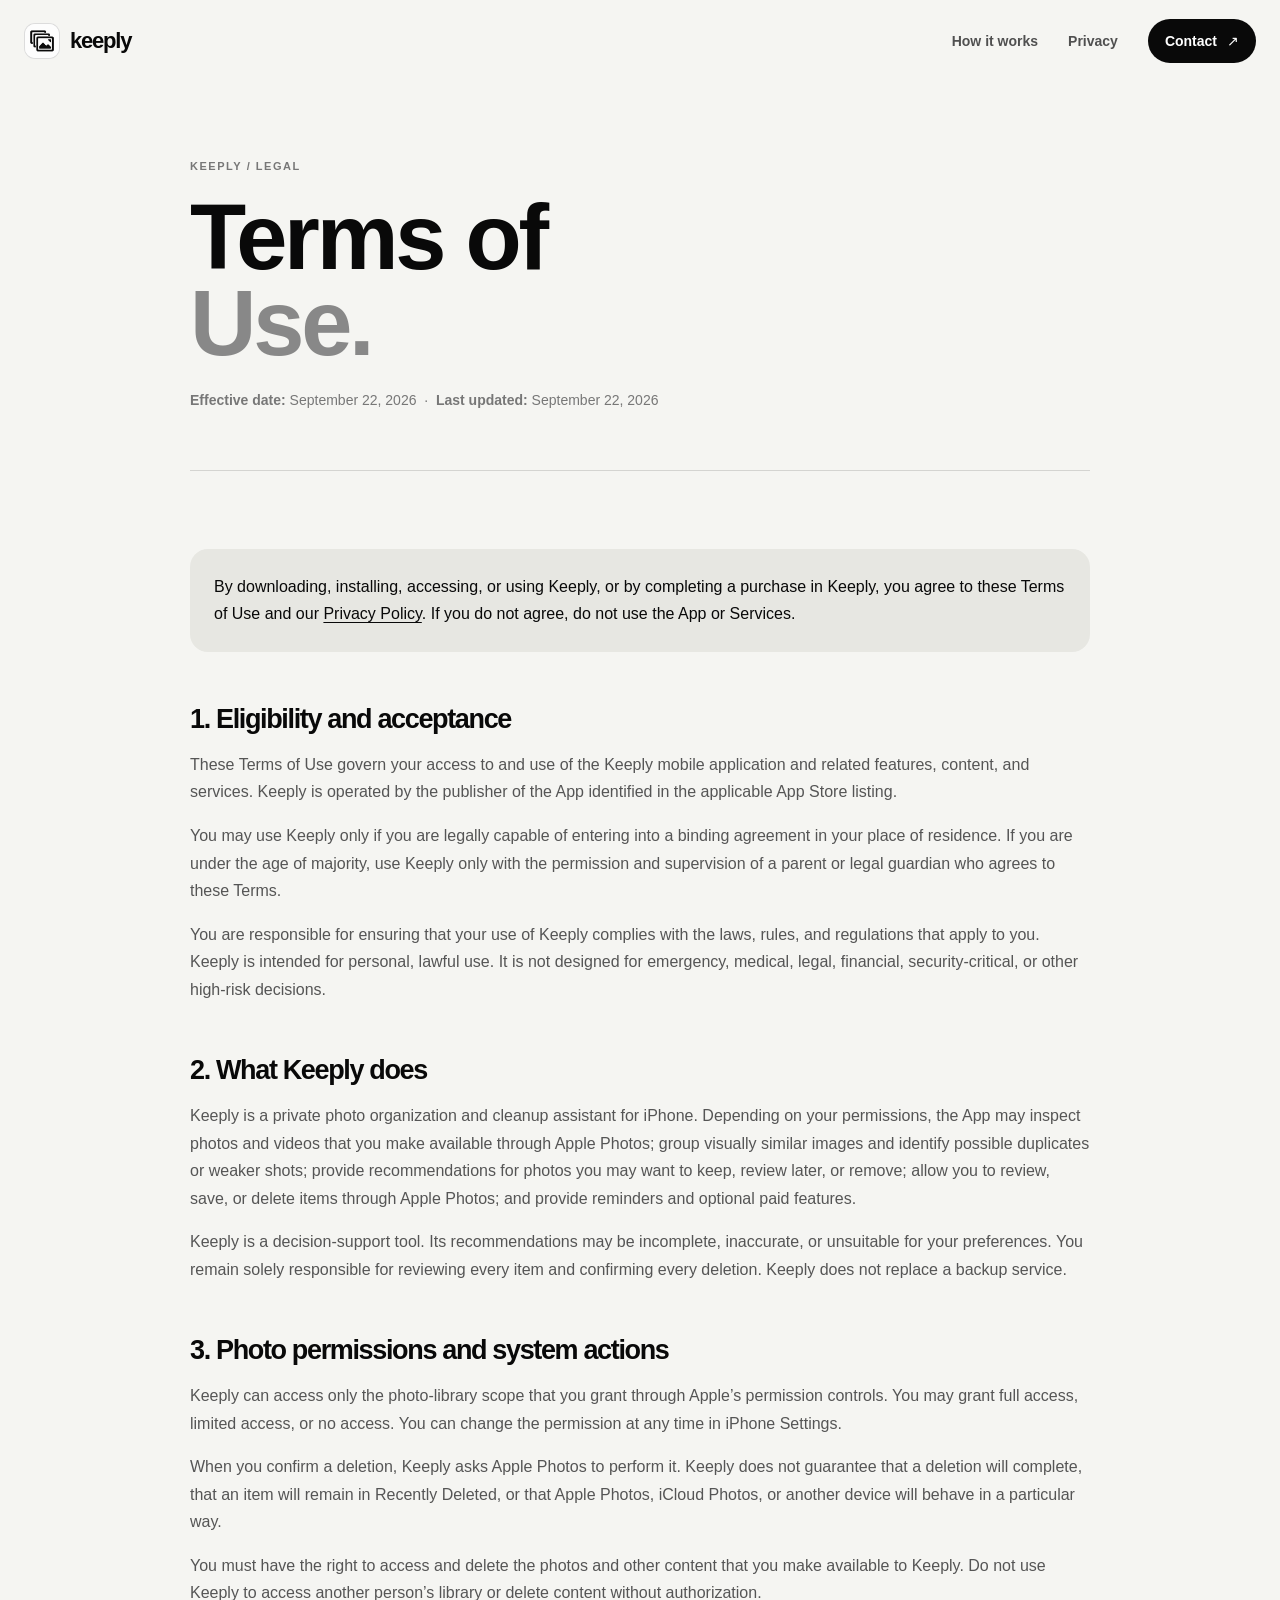
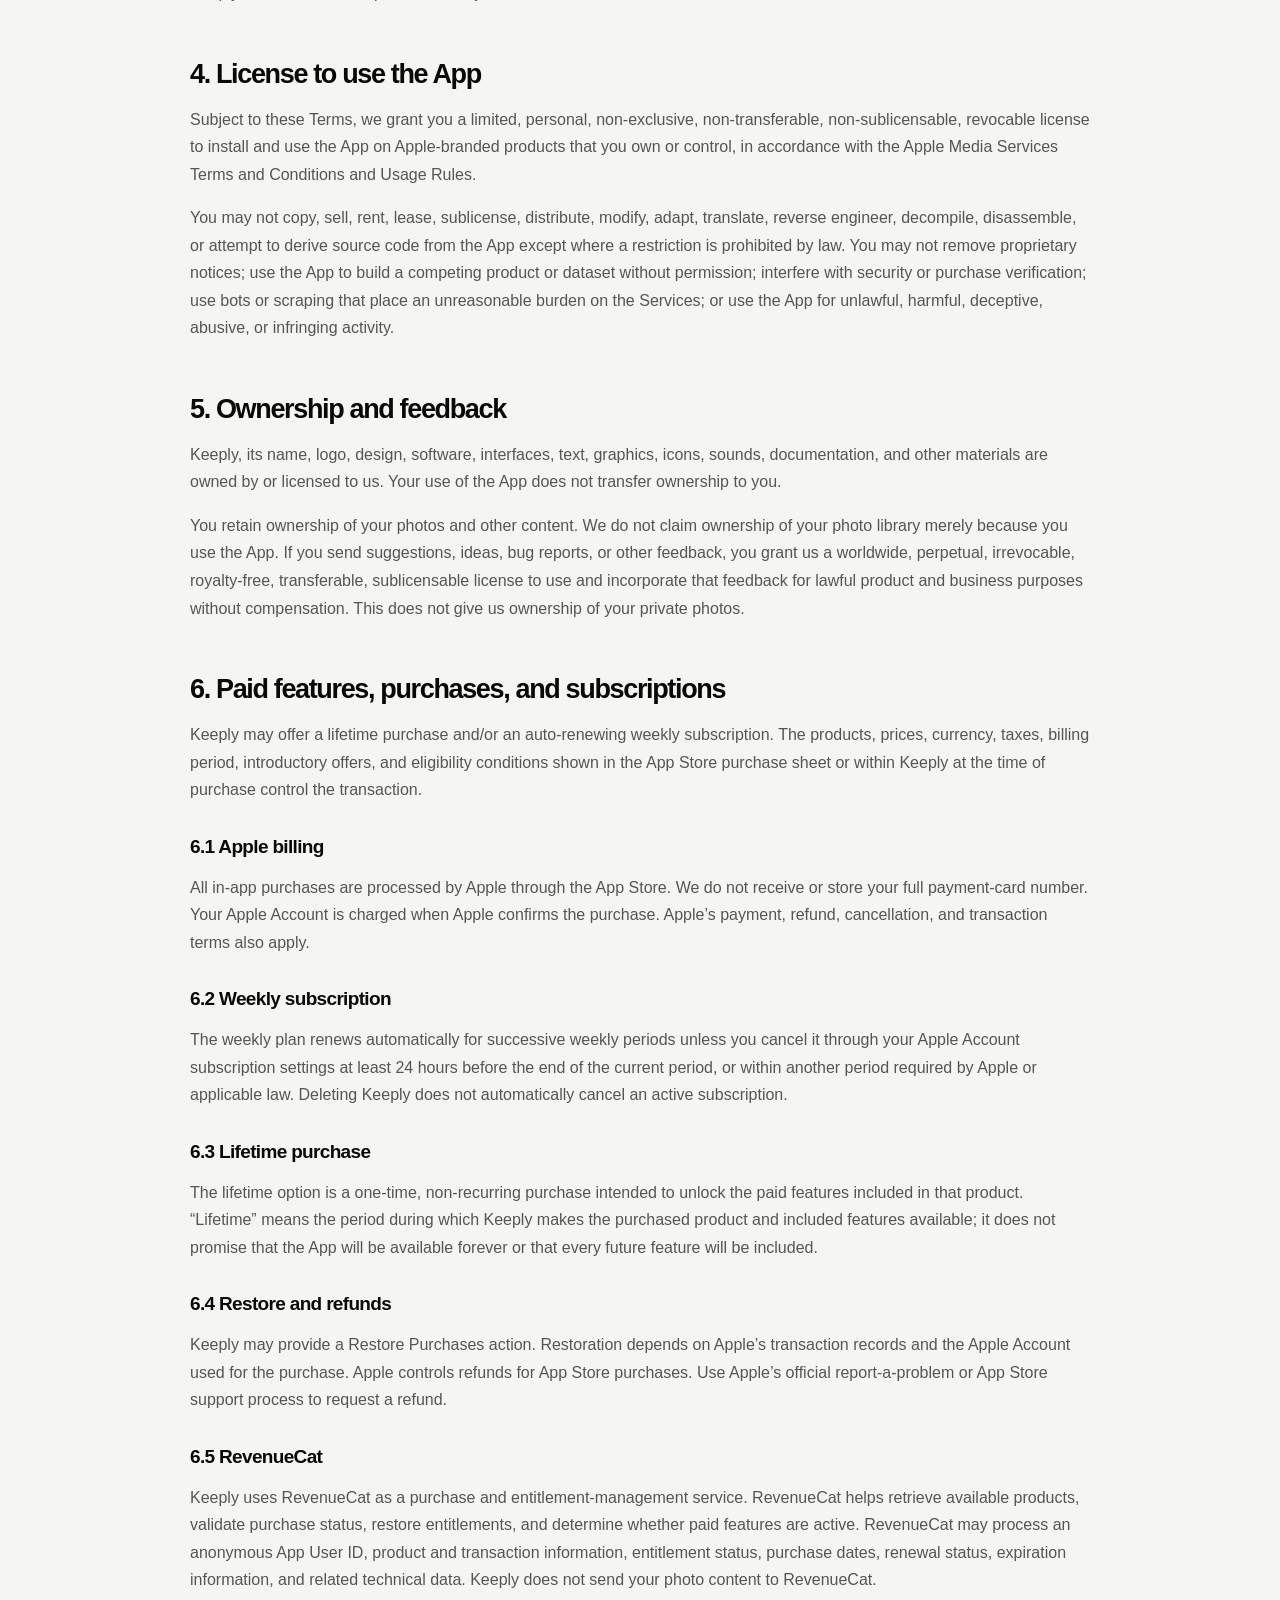
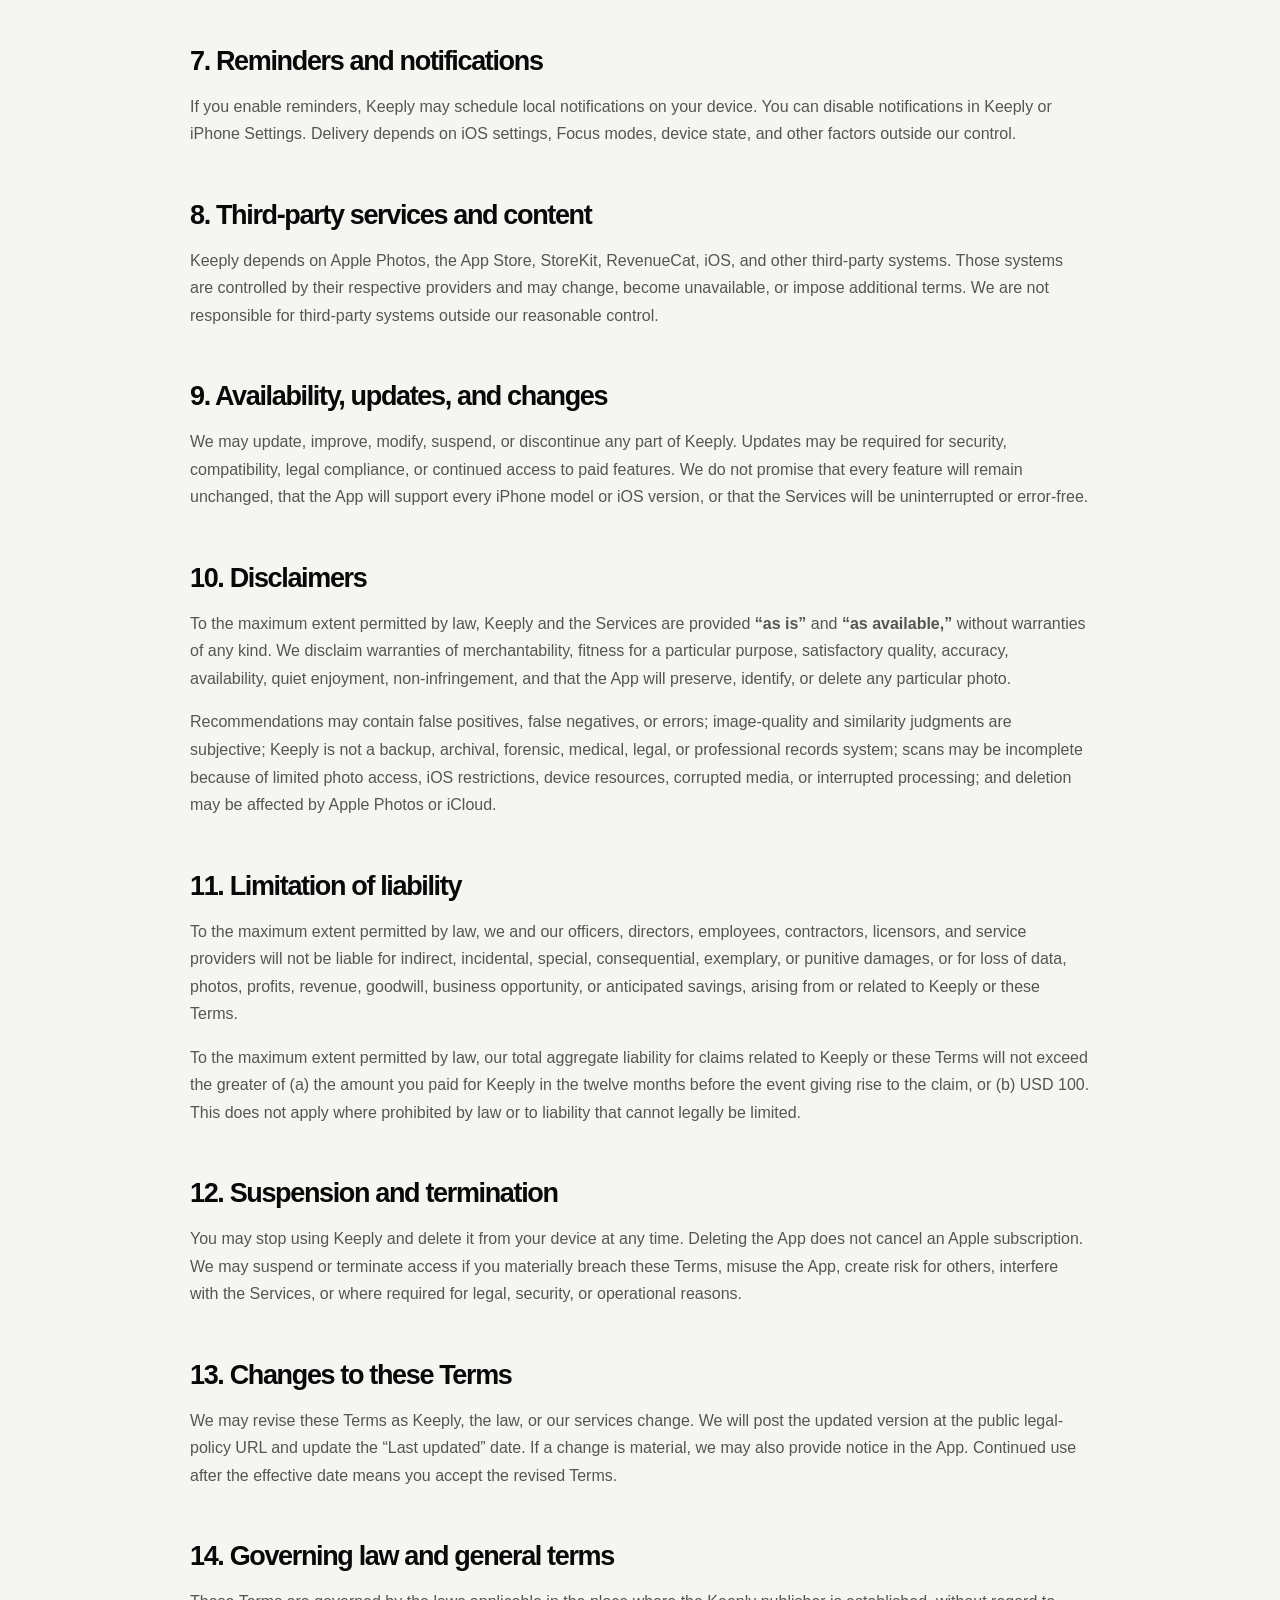
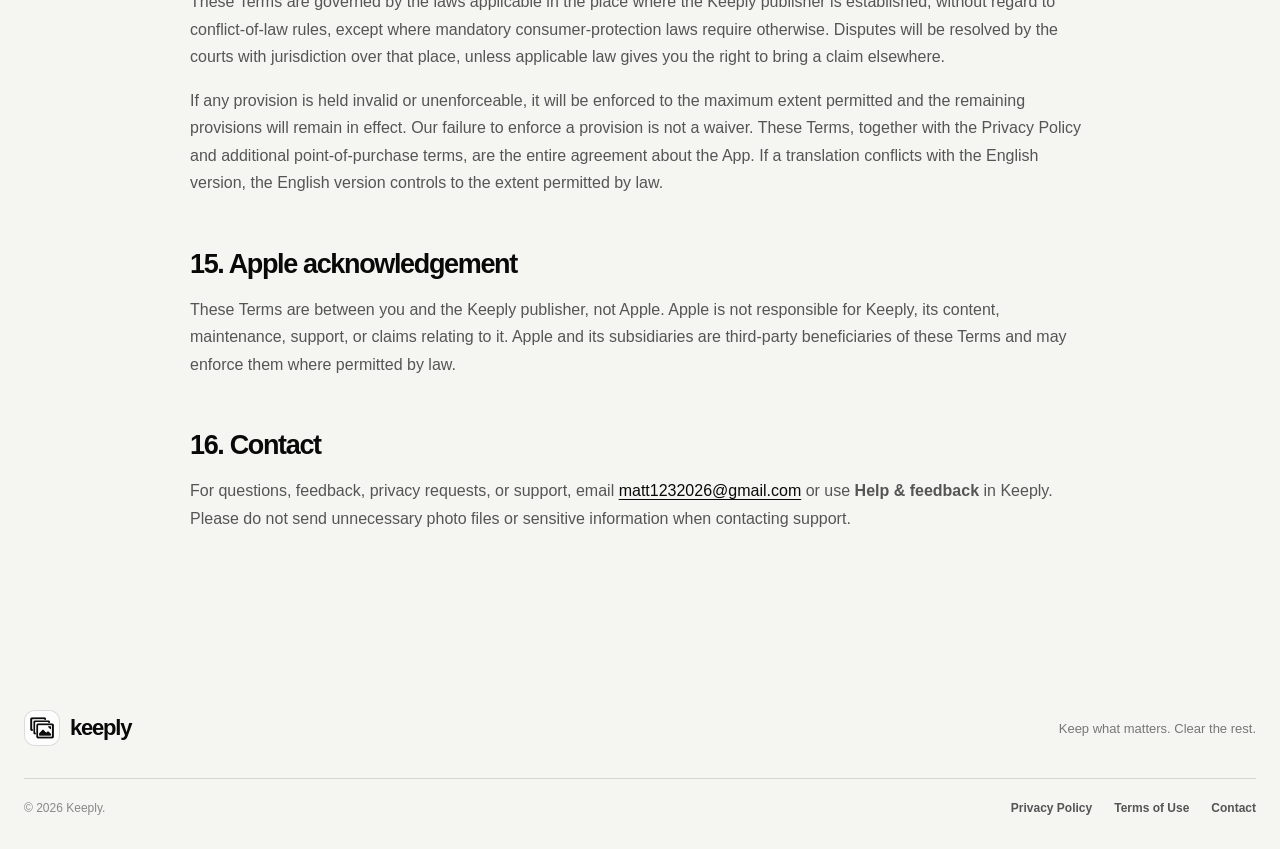
<file: terms.html>
<!doctype html>
<html lang="en">
  <head>
    <meta charset="utf-8" />
    <meta name="viewport" content="width=device-width, initial-scale=1" />
    <meta name="description" content="Keeply Terms of Use." />
    <link rel="icon" type="image/png" href="assets/keeply-mark.png" />
    <link rel="stylesheet" href="styles.css?v=a5fdf62" />
    <title>Terms of Use — Keeply</title>
  </head>
  <body>
    <div class="site-shell">
      <header class="site-nav"><a class="brand" href="index.html" aria-label="Keeply home"><span class="brand-mark"><img src="assets/keeply-mark.png" alt="" /></span><span class="brand-name">keeply</span></a><nav class="primary-nav" aria-label="Legal navigation"><a href="index.html#how-it-works">How it works</a><a href="privacy.html">Privacy</a><a class="nav-cta" href="mailto:matt1232026@gmail.com">Contact <span aria-hidden="true">↗</span></a></nav></header>
      <main class="legal-wrap">
        <p class="legal-kicker">Keeply / Legal</p>
        <h1>Terms of<br /><em>Use.</em></h1>
        <p class="legal-meta"><strong>Effective date:</strong> September 22, 2026 &nbsp;·&nbsp; <strong>Last updated:</strong> September 22, 2026</p>
        <article class="legal-content">
          <div class="legal-callout"><p>By downloading, installing, accessing, or using Keeply, or by completing a purchase in Keeply, you agree to these Terms of Use and our <a href="privacy.html">Privacy Policy</a>. If you do not agree, do not use the App or Services.</p></div>

          <h2>1. Eligibility and acceptance</h2>
          <p>These Terms of Use govern your access to and use of the Keeply mobile application and related features, content, and services. Keeply is operated by the publisher of the App identified in the applicable App Store listing.</p>
          <p>You may use Keeply only if you are legally capable of entering into a binding agreement in your place of residence. If you are under the age of majority, use Keeply only with the permission and supervision of a parent or legal guardian who agrees to these Terms.</p>
          <p>You are responsible for ensuring that your use of Keeply complies with the laws, rules, and regulations that apply to you. Keeply is intended for personal, lawful use. It is not designed for emergency, medical, legal, financial, security-critical, or other high-risk decisions.</p>

          <h2>2. What Keeply does</h2>
          <p>Keeply is a private photo organization and cleanup assistant for iPhone. Depending on your permissions, the App may inspect photos and videos that you make available through Apple Photos; group visually similar images and identify possible duplicates or weaker shots; provide recommendations for photos you may want to keep, review later, or remove; allow you to review, save, or delete items through Apple Photos; and provide reminders and optional paid features.</p>
          <p>Keeply is a decision-support tool. Its recommendations may be incomplete, inaccurate, or unsuitable for your preferences. You remain solely responsible for reviewing every item and confirming every deletion. Keeply does not replace a backup service.</p>

          <h2>3. Photo permissions and system actions</h2>
          <p>Keeply can access only the photo-library scope that you grant through Apple’s permission controls. You may grant full access, limited access, or no access. You can change the permission at any time in iPhone Settings.</p>
          <p>When you confirm a deletion, Keeply asks Apple Photos to perform it. Keeply does not guarantee that a deletion will complete, that an item will remain in Recently Deleted, or that Apple Photos, iCloud Photos, or another device will behave in a particular way.</p>
          <p>You must have the right to access and delete the photos and other content that you make available to Keeply. Do not use Keeply to access another person’s library or delete content without authorization.</p>

          <h2>4. License to use the App</h2>
          <p>Subject to these Terms, we grant you a limited, personal, non-exclusive, non-transferable, non-sublicensable, revocable license to install and use the App on Apple-branded products that you own or control, in accordance with the Apple Media Services Terms and Conditions and Usage Rules.</p>
          <p>You may not copy, sell, rent, lease, sublicense, distribute, modify, adapt, translate, reverse engineer, decompile, disassemble, or attempt to derive source code from the App except where a restriction is prohibited by law. You may not remove proprietary notices; use the App to build a competing product or dataset without permission; interfere with security or purchase verification; use bots or scraping that place an unreasonable burden on the Services; or use the App for unlawful, harmful, deceptive, abusive, or infringing activity.</p>

          <h2>5. Ownership and feedback</h2>
          <p>Keeply, its name, logo, design, software, interfaces, text, graphics, icons, sounds, documentation, and other materials are owned by or licensed to us. Your use of the App does not transfer ownership to you.</p>
          <p>You retain ownership of your photos and other content. We do not claim ownership of your photo library merely because you use the App. If you send suggestions, ideas, bug reports, or other feedback, you grant us a worldwide, perpetual, irrevocable, royalty-free, transferable, sublicensable license to use and incorporate that feedback for lawful product and business purposes without compensation. This does not give us ownership of your private photos.</p>

          <h2>6. Paid features, purchases, and subscriptions</h2>
          <p>Keeply may offer a lifetime purchase and/or an auto-renewing weekly subscription. The products, prices, currency, taxes, billing period, introductory offers, and eligibility conditions shown in the App Store purchase sheet or within Keeply at the time of purchase control the transaction.</p>
          <h3>6.1 Apple billing</h3>
          <p>All in-app purchases are processed by Apple through the App Store. We do not receive or store your full payment-card number. Your Apple Account is charged when Apple confirms the purchase. Apple’s payment, refund, cancellation, and transaction terms also apply.</p>
          <h3>6.2 Weekly subscription</h3>
          <p>The weekly plan renews automatically for successive weekly periods unless you cancel it through your Apple Account subscription settings at least 24 hours before the end of the current period, or within another period required by Apple or applicable law. Deleting Keeply does not automatically cancel an active subscription.</p>
          <h3>6.3 Lifetime purchase</h3>
          <p>The lifetime option is a one-time, non-recurring purchase intended to unlock the paid features included in that product. “Lifetime” means the period during which Keeply makes the purchased product and included features available; it does not promise that the App will be available forever or that every future feature will be included.</p>
          <h3>6.4 Restore and refunds</h3>
          <p>Keeply may provide a Restore Purchases action. Restoration depends on Apple’s transaction records and the Apple Account used for the purchase. Apple controls refunds for App Store purchases. Use Apple’s official report-a-problem or App Store support process to request a refund.</p>
          <h3>6.5 RevenueCat</h3>
          <p>Keeply uses RevenueCat as a purchase and entitlement-management service. RevenueCat helps retrieve available products, validate purchase status, restore entitlements, and determine whether paid features are active. RevenueCat may process an anonymous App User ID, product and transaction information, entitlement status, purchase dates, renewal status, expiration information, and related technical data. Keeply does not send your photo content to RevenueCat.</p>

          <h2>7. Reminders and notifications</h2>
          <p>If you enable reminders, Keeply may schedule local notifications on your device. You can disable notifications in Keeply or iPhone Settings. Delivery depends on iOS settings, Focus modes, device state, and other factors outside our control.</p>

          <h2>8. Third-party services and content</h2>
          <p>Keeply depends on Apple Photos, the App Store, StoreKit, RevenueCat, iOS, and other third-party systems. Those systems are controlled by their respective providers and may change, become unavailable, or impose additional terms. We are not responsible for third-party systems outside our reasonable control.</p>

          <h2>9. Availability, updates, and changes</h2>
          <p>We may update, improve, modify, suspend, or discontinue any part of Keeply. Updates may be required for security, compatibility, legal compliance, or continued access to paid features. We do not promise that every feature will remain unchanged, that the App will support every iPhone model or iOS version, or that the Services will be uninterrupted or error-free.</p>

          <h2>10. Disclaimers</h2>
          <p>To the maximum extent permitted by law, Keeply and the Services are provided <strong>“as is”</strong> and <strong>“as available,”</strong> without warranties of any kind. We disclaim warranties of merchantability, fitness for a particular purpose, satisfactory quality, accuracy, availability, quiet enjoyment, non-infringement, and that the App will preserve, identify, or delete any particular photo.</p>
          <p>Recommendations may contain false positives, false negatives, or errors; image-quality and similarity judgments are subjective; Keeply is not a backup, archival, forensic, medical, legal, or professional records system; scans may be incomplete because of limited photo access, iOS restrictions, device resources, corrupted media, or interrupted processing; and deletion may be affected by Apple Photos or iCloud.</p>

          <h2>11. Limitation of liability</h2>
          <p>To the maximum extent permitted by law, we and our officers, directors, employees, contractors, licensors, and service providers will not be liable for indirect, incidental, special, consequential, exemplary, or punitive damages, or for loss of data, photos, profits, revenue, goodwill, business opportunity, or anticipated savings, arising from or related to Keeply or these Terms.</p>
          <p>To the maximum extent permitted by law, our total aggregate liability for claims related to Keeply or these Terms will not exceed the greater of (a) the amount you paid for Keeply in the twelve months before the event giving rise to the claim, or (b) USD 100. This does not apply where prohibited by law or to liability that cannot legally be limited.</p>

          <h2>12. Suspension and termination</h2>
          <p>You may stop using Keeply and delete it from your device at any time. Deleting the App does not cancel an Apple subscription. We may suspend or terminate access if you materially breach these Terms, misuse the App, create risk for others, interfere with the Services, or where required for legal, security, or operational reasons.</p>

          <h2>13. Changes to these Terms</h2>
          <p>We may revise these Terms as Keeply, the law, or our services change. We will post the updated version at the public legal-policy URL and update the “Last updated” date. If a change is material, we may also provide notice in the App. Continued use after the effective date means you accept the revised Terms.</p>

          <h2>14. Governing law and general terms</h2>
          <p>These Terms are governed by the laws applicable in the place where the Keeply publisher is established, without regard to conflict-of-law rules, except where mandatory consumer-protection laws require otherwise. Disputes will be resolved by the courts with jurisdiction over that place, unless applicable law gives you the right to bring a claim elsewhere.</p>
          <p>If any provision is held invalid or unenforceable, it will be enforced to the maximum extent permitted and the remaining provisions will remain in effect. Our failure to enforce a provision is not a waiver. These Terms, together with the Privacy Policy and additional point-of-purchase terms, are the entire agreement about the App. If a translation conflicts with the English version, the English version controls to the extent permitted by law.</p>

          <h2>15. Apple acknowledgement</h2>
          <p>These Terms are between you and the Keeply publisher, not Apple. Apple is not responsible for Keeply, its content, maintenance, support, or claims relating to it. Apple and its subsidiaries are third-party beneficiaries of these Terms and may enforce them where permitted by law.</p>

          <h2>16. Contact</h2>
          <p>For questions, feedback, privacy requests, or support, email <a href="mailto:matt1232026@gmail.com">matt1232026@gmail.com</a> or use <strong>Help &amp; feedback</strong> in Keeply. Please do not send unnecessary photo files or sensitive information when contacting support.</p>
        </article>
      </main>
      <footer class="site-footer"><div class="footer-top"><a class="brand" href="index.html"><span class="brand-mark"><img src="assets/keeply-mark.png" alt="" /></span><span class="brand-name">keeply</span></a><p>Keep what matters. Clear the rest.</p></div><div class="footer-bottom"><span>© <span data-year>2026</span> Keeply.</span><div class="footer-links"><a href="privacy.html">Privacy Policy</a><a href="terms.html">Terms of Use</a><a href="mailto:matt1232026@gmail.com">Contact</a></div></div></footer>
    </div>
    <script src="script.js" defer></script>
  </body>
</html>
</file>
<file: styles.css>
:root {
  --ink: #090909;
  --paper: #f5f5f2;
  --white: #ffffff;
  --muted: #747474;
  --soft: #e6e6e2;
  --line: rgba(9, 9, 9, .14);
  --dark-line: rgba(255, 255, 255, .18);
  --radius-xl: 32px;
  --radius-lg: 24px;
  --radius-md: 16px;
  --shadow: 0 24px 80px rgba(9, 9, 9, .12);
  --max: 1240px;
  color: var(--ink);
  background: var(--paper);
  font-family: -apple-system, BlinkMacSystemFont, "SF Pro Display", "Helvetica Neue", Arial, sans-serif;
  font-synthesis: none;
}

* { box-sizing: border-box; }
html { scroll-behavior: smooth; background: var(--paper); }
body { margin: 0; background: var(--paper); color: var(--ink); overflow-x: hidden; }
img { display: block; max-width: 100%; }
a { color: inherit; text-decoration: none; }
button, a { -webkit-tap-highlight-color: transparent; }
button { font: inherit; }

.sr-only { position: absolute; width: 1px; height: 1px; padding: 0; margin: -1px; overflow: hidden; clip: rect(0, 0, 0, 0); white-space: nowrap; border: 0; }
.skip-link { position: fixed; z-index: 100; top: 12px; left: 12px; padding: 12px 16px; color: var(--white); background: var(--ink); border-radius: 999px; transform: translateY(-150%); transition: transform .2s ease; }
.skip-link:focus { transform: translateY(0); }
.site-shell { width: min(100%, 1600px); margin: 0 auto; overflow: clip; }

.site-nav { position: sticky; z-index: 20; top: 0; display: flex; align-items: center; justify-content: space-between; width: min(calc(100% - 48px), var(--max)); height: 82px; margin: 0 auto; background: color-mix(in srgb, var(--paper) 84%, transparent); backdrop-filter: blur(18px); }
.brand { display: inline-flex; align-items: center; gap: 10px; min-height: 44px; }
.brand-mark { display: grid; place-items: center; width: 36px; height: 36px; overflow: hidden; background: var(--white); border: 1px solid var(--line); border-radius: 11px; }
.brand-mark img { width: 100%; height: 100%; max-width: 100%; object-fit: contain; }
.brand-name { font-size: 22px; font-weight: 800; letter-spacing: -1.2px; }
.primary-nav { display: flex; align-items: center; gap: 30px; font-size: 14px; font-weight: 600; color: #505050; }
.primary-nav a:not(.nav-cta) { position: relative; padding: 12px 0; }
.primary-nav a:not(.nav-cta)::after { position: absolute; right: 0; bottom: 5px; left: 0; height: 1px; content: ""; background: var(--ink); transform: scaleX(0); transform-origin: right; transition: transform .2s ease; }
.primary-nav a:not(.nav-cta):hover::after, .primary-nav a:not(.nav-cta):focus-visible::after { transform: scaleX(1); transform-origin: left; }
.nav-cta { display: inline-flex; align-items: center; gap: 10px; min-height: 44px; padding: 0 17px; color: var(--white); background: var(--ink); border-radius: 999px; transition: transform .2s ease, background .2s ease; }
.nav-cta:hover, .nav-cta:focus-visible { background: #2c2c2c; transform: translateY(-2px); }
.nav-toggle { display: none; width: 44px; height: 44px; padding: 12px 9px; border: 0; color: var(--ink); background: transparent; }
.nav-toggle span:not(.sr-only) { display: block; width: 26px; height: 2px; margin: 5px auto; background: currentColor; transition: transform .2s ease; }

.section-grid { display: grid; grid-template-columns: repeat(12, 1fr); gap: 24px; width: min(calc(100% - 48px), var(--max)); margin: 0 auto; }
.hero { min-height: 720px; align-items: center; padding: 72px 0 112px; }
.hero-copy { grid-column: 1 / span 6; padding-left: clamp(0px, 4vw, 56px); }
.eyebrow { display: flex; align-items: center; gap: 9px; margin: 0 0 24px; color: #686868; font-size: 11px; font-weight: 800; letter-spacing: .14em; line-height: 1.3; text-transform: uppercase; }
.eyebrow-dot, .status-dot { display: inline-block; width: 7px; height: 7px; border-radius: 50%; background: var(--ink); }
.hero h1, .section-heading h2, .feature-copy h2, .privacy-copy h2, .pro-heading h2, .contact-inner h2 { max-width: 680px; margin: 0; font-size: clamp(64px, 8vw, 116px); font-weight: 800; letter-spacing: -.035em; line-height: .92; }
h1 em, h2 em { font-style: normal; color: #888; }
.hero-lede { max-width: 485px; margin: 34px 0 0; color: #555; font-size: clamp(18px, 1.7vw, 21px); line-height: 1.5; letter-spacing: -.02em; }
.hero-actions { display: flex; flex-wrap: wrap; align-items: center; gap: 20px; margin-top: 38px; }
.button { display: inline-flex; align-items: center; justify-content: center; gap: 22px; min-height: 56px; padding: 0 23px; border: 1px solid transparent; border-radius: 999px; font-size: 14px; font-weight: 750; letter-spacing: -.01em; transition: transform .22s ease, background .22s ease, border-color .22s ease, color .22s ease; }
.button:hover, .button:focus-visible { transform: translateY(-3px); }
.button-dark { color: var(--white); background: var(--ink); }
.button-dark:hover, .button-dark:focus-visible { background: #292929; }
.button-light { color: var(--ink); background: var(--white); }
.button-light:hover, .button-light:focus-visible { background: #e7e7e2; }
.button-full { width: 100%; }
.text-link { display: inline-flex; align-items: center; gap: 10px; min-height: 44px; color: var(--ink); font-size: 14px; font-weight: 750; border-bottom: 1px solid var(--ink); transition: gap .2s ease, opacity .2s ease; }
.text-link:hover, .text-link:focus-visible { gap: 16px; opacity: .66; }
.hero-meta { display: flex; flex-wrap: wrap; align-items: center; gap: 10px; margin-top: 54px; color: #777; font-size: 12px; font-weight: 650; }
.meta-divider { width: 1px; height: 12px; background: var(--line); }
.hero-visual { position: relative; grid-column: 8 / -1; min-height: 570px; }
.visual-glow { position: absolute; top: 14%; right: 0; width: 76%; height: 68%; background: radial-gradient(circle, rgba(197, 208, 201, .85), transparent 68%); filter: blur(18px); }
.hero-card { position: absolute; border: 1px solid rgba(9, 9, 9, .12); border-radius: 34px; box-shadow: var(--shadow); }
.hero-card-back { top: 6%; right: 3%; width: 73%; height: 86%; background: #deded8; transform: rotate(8deg); opacity: .75; }
.hero-card-main { top: 3%; right: 12%; width: 72%; min-height: 530px; padding: 27px 26px 26px; background: var(--white); transform: rotate(-4deg); }
.mock-topbar { display: flex; align-items: center; justify-content: space-between; color: #272727; font-size: 11px; font-weight: 800; }
.mock-island { width: 68px; height: 20px; background: var(--ink); border-radius: 999px; }
.mock-signal { color: #a0a0a0; letter-spacing: 2px; }
.mock-brand-row { display: flex; justify-content: space-between; align-items: center; margin-top: 30px; }
.mock-wordmark { font-size: 30px; font-weight: 850; letter-spacing: -2px; }
.mock-gear { display: grid; place-items: center; width: 38px; height: 38px; border: 2px solid var(--ink); border-radius: 50%; font-size: 24px; line-height: 1; }
.mock-kicker { margin: 62px 0 4px; color: #878787; font-size: 12px; font-weight: 800; letter-spacing: .16em; text-transform: uppercase; }
.hero-card-main h2 { margin: 0 0 24px; font-size: 48px; font-weight: 800; letter-spacing: -.04em; line-height: .94; }
.hero-card-main h2 span { color: #777; }
.mock-photo { overflow: hidden; border-radius: 16px; }
.mock-photo img { width: 100%; height: 180px; object-fit: cover; }
.mock-footer { display: flex; align-items: flex-start; justify-content: space-between; gap: 16px; padding-top: 22px; font-size: 13px; font-weight: 750; }
.mock-footer span:last-child { color: #858585; font-size: 11px; font-weight: 600; text-align: right; }
.mock-footer b { display: inline-block; margin-left: 4px; color: var(--ink); font-size: 15px; }
.float-label { position: absolute; z-index: 2; display: inline-flex; align-items: center; gap: 8px; padding: 12px 14px; color: var(--ink); background: rgba(255,255,255,.9); border: 1px solid rgba(9,9,9,.12); border-radius: 999px; box-shadow: 0 14px 36px rgba(9,9,9,.12); font-size: 11px; font-weight: 750; backdrop-filter: blur(10px); }
.float-label-top { top: 21%; right: -3%; }
.float-label-bottom { bottom: 9%; left: -2%; }
.label-icon { display: grid; place-items: center; width: 21px; height: 21px; color: var(--white); background: var(--ink); border-radius: 50%; font-size: 14px; }

.manifesto { display: flex; align-items: center; gap: 22px; width: min(calc(100% - 48px), var(--max)); margin: 0 auto; padding: 0 0 100px; }
.manifesto-line { flex: 1; height: 1px; background: var(--line); }
.manifesto p { margin: 0; color: #6f6f6b; font-size: 12px; font-weight: 800; letter-spacing: .14em; text-transform: uppercase; white-space: nowrap; }
.intro { align-items: end; padding: 52px 0 78px; border-top: 1px solid var(--line); }
.section-heading { grid-column: 1 / span 7; }
.section-heading h2, .feature-copy h2, .privacy-copy h2, .pro-heading h2, .contact-inner h2 { font-size: clamp(50px, 6.8vw, 94px); letter-spacing: -.035em; line-height: .94; }
.section-intro-copy { grid-column: 9 / -1; padding-bottom: 6px; }
.section-intro-copy p, .feature-copy > p, .privacy-copy > p, .pro-heading > p, .contact-inner > p { margin: 0; color: #555; font-size: 18px; line-height: 1.55; letter-spacing: -.018em; }
.muted-copy { margin-top: 22px !important; color: #8b8b87 !important; }

.steps { padding-bottom: 150px; }
.step-card { grid-column: span 4; min-height: 350px; padding: 28px; background: #e8e8e3; border-radius: var(--radius-lg); }
.step-card-dark { color: var(--white); background: var(--ink); }
.step-index { color: #777; font-size: 11px; font-weight: 800; letter-spacing: .1em; }
.step-card-dark .step-index, .step-card-dark .step-caption { color: #9a9a96; }
.step-icon { margin-top: 52px; font-size: 44px; line-height: 1; }
.step-card h3 { margin: 30px 0 12px; font-size: 25px; letter-spacing: -.05em; }
.step-card p { max-width: 270px; margin: 0; color: #696966; font-size: 15px; line-height: 1.5; }
.step-card-dark p { color: #b4b4b0; }
.step-rule { width: 100%; height: 1px; margin-top: 28px; background: var(--line); }
.step-card-dark .step-rule { background: var(--dark-line); }
.step-caption { display: block; margin-top: 12px; color: #777; font-size: 11px; font-weight: 750; letter-spacing: .06em; text-transform: uppercase; }

.feature-showcase { align-items: center; padding: 0 0 150px; }
.feature-image-large { position: relative; grid-column: 1 / span 7; overflow: hidden; border-radius: var(--radius-xl); background: #ddd; }
.feature-image-large img { width: 100%; aspect-ratio: 1.1; object-fit: cover; transition: transform .7s cubic-bezier(.2,.7,.2,1); }
.feature-image-large:hover img { transform: scale(1.035); }
.image-caption { position: absolute; right: 22px; bottom: 20px; left: 22px; display: flex; justify-content: space-between; color: var(--white); font-size: 11px; font-weight: 750; letter-spacing: .06em; text-transform: uppercase; text-shadow: 0 1px 9px rgba(0,0,0,.3); }
.feature-copy { grid-column: 9 / -1; }
.feature-copy .eyebrow { margin-bottom: 22px; }
.feature-copy > p { margin-top: 28px; }
.feature-copy .text-link { margin-top: 30px; }
.feature-pair { padding-bottom: 150px; }
.feature-tile { grid-column: span 6; border-top: 1px solid var(--line); }
.tile-image { overflow: hidden; margin-top: 22px; border-radius: var(--radius-lg); background: #d4d4cf; }
.tile-image img { width: 100%; aspect-ratio: 2.45; object-fit: cover; transition: transform .7s cubic-bezier(.2,.7,.2,1); }
.feature-tile:hover .tile-image img { transform: scale(1.035); }
.tile-image-light { background: #ecece7; }
.tile-body { display: grid; grid-template-columns: 54px 1fr; gap: 12px; padding-top: 22px; }
.tile-number { color: #777; font-size: 11px; font-weight: 800; letter-spacing: .08em; }
.tile-body h3 { grid-column: 2; margin: 0; font-size: 27px; letter-spacing: -.05em; }
.tile-body p { grid-column: 2; max-width: 360px; margin: 4px 0 0; color: #6e6e6a; font-size: 15px; line-height: 1.5; }

.privacy-band { position: relative; overflow: hidden; align-items: center; width: 100%; max-width: none; padding: 132px max(24px, calc((100% - var(--max)) / 2)) 136px; color: var(--white); background: var(--ink); }
.privacy-band::after { position: absolute; right: -160px; bottom: -220px; width: 620px; height: 620px; content: ""; border: 1px solid rgba(255,255,255,.16); border-radius: 50%; box-shadow: 0 0 0 48px rgba(255,255,255,.035), 0 0 0 96px rgba(255,255,255,.02); }
.privacy-copy { position: relative; z-index: 1; grid-column: 1 / span 6; }
.eyebrow-light { color: #aaa; }
.eyebrow-light .eyebrow-dot { background: var(--white); }
.privacy-copy h2 { color: var(--white); }
.privacy-copy > p { max-width: 460px; margin-top: 30px; color: #aaa; }
.privacy-copy .button { margin-top: 34px; }
.privacy-points { position: relative; z-index: 1; grid-column: 8 / -1; }
.privacy-point { display: grid; grid-template-columns: 54px 1fr; gap: 16px; padding: 26px 0; border-top: 1px solid var(--dark-line); }
.privacy-point:last-child { border-bottom: 1px solid var(--dark-line); }
.point-mark { color: #7e7e7b; font-size: 11px; font-weight: 800; letter-spacing: .08em; }
.privacy-point h3 { margin: 0 0 8px; font-size: 21px; letter-spacing: -.04em; }
.privacy-point p { max-width: 350px; margin: 0; color: #9d9d99; font-size: 15px; line-height: 1.48; }

.pro-section { align-items: center; padding: 150px 0; }
.pro-heading { grid-column: 1 / span 5; }
.pro-heading > p { margin-top: 28px; color: #7d7d79; }
.pro-panel { grid-column: 7 / -1; padding: 30px; background: #e7e7e2; border-radius: var(--radius-xl); }
.pro-panel-top { display: flex; align-items: end; justify-content: space-between; gap: 20px; padding-bottom: 28px; border-bottom: 1px solid var(--line); }
.pro-badge { font-size: 28px; font-weight: 850; letter-spacing: -.06em; }
.pro-note { max-width: 160px; color: #777; font-size: 12px; line-height: 1.35; text-align: right; }
.pro-benefits { display: grid; grid-template-columns: repeat(3, 1fr); gap: 16px; padding: 26px 0; border-bottom: 1px solid var(--line); }
.pro-benefits div { display: flex; flex-direction: column; gap: 6px; }
.pro-benefits b { font-size: 14px; }
.pro-benefits span, .plan-row small { color: #777; font-size: 12px; line-height: 1.4; }
.plan-row { display: flex; align-items: center; justify-content: space-between; gap: 20px; min-height: 82px; margin-top: 14px; padding: 17px 18px; background: var(--white); border: 2px solid var(--ink); border-radius: 18px; }
.plan-row > span:first-child { display: flex; flex-direction: column; gap: 3px; }
.plan-row b { font-size: 19px; letter-spacing: -.03em; }
.plan-chip { padding: 8px 10px; color: var(--white); background: var(--ink); border-radius: 8px; font-size: 10px; font-weight: 800; letter-spacing: .08em; text-transform: uppercase; }
.plan-row-muted { border: 1px solid rgba(9,9,9,.12); }
.plan-circle { width: 24px; height: 24px; border: 3px solid #aaa; border-radius: 50%; }
.pro-panel .button { margin-top: 20px; }

.faq-section { padding: 30px 0 150px; }
.faq-list { grid-column: 7 / -1; }
.faq-list details { border-top: 1px solid var(--line); }
.faq-list details:last-child { border-bottom: 1px solid var(--line); }
.faq-list summary { display: flex; align-items: center; justify-content: space-between; gap: 24px; min-height: 74px; cursor: pointer; list-style: none; font-size: 19px; font-weight: 750; letter-spacing: -.03em; }
.faq-list summary::-webkit-details-marker { display: none; }
.faq-list summary::after { flex: 0 0 auto; content: "+"; color: #777; font-size: 25px; font-weight: 400; transition: transform .2s ease; }
.faq-list details[open] summary::after { transform: rotate(45deg); }
.faq-list details p { max-width: 560px; margin: -3px 36px 24px 0; color: #696965; font-size: 15px; line-height: 1.58; }

.contact-section { position: relative; overflow: hidden; margin: 0 24px; padding: 132px 24px 142px; color: var(--white); background: #1d1d1d; border-radius: var(--radius-xl) var(--radius-xl) 0 0; }
.contact-inner { position: relative; z-index: 2; width: min(100%, var(--max)); margin: 0 auto; text-align: center; }
.contact-inner .eyebrow { justify-content: center; color: #a9a9a5; }
.contact-inner h2 { max-width: none; color: var(--white); }
.contact-inner > p { max-width: 520px; margin: 28px auto 0; color: #aaa; }
.contact-actions { display: flex; align-items: center; justify-content: center; flex-wrap: wrap; gap: 22px; margin-top: 36px; }
.contact-email { color: #aaa; font-size: 14px; font-weight: 650; border-bottom: 1px solid #777; }
.contact-orbit { position: absolute; border: 1px solid rgba(255,255,255,.12); border-radius: 50%; pointer-events: none; }
.orbit-one { top: -190px; left: 16%; width: 600px; height: 600px; }
.orbit-two { right: -150px; bottom: -220px; width: 620px; height: 620px; }
.orbit-three { right: 9%; bottom: -160px; width: 360px; height: 360px; border-color: rgba(255,255,255,.08); }

.site-footer { width: min(calc(100% - 48px), var(--max)); margin: 0 auto; padding: 38px 0 34px; }
.footer-top, .footer-bottom { display: flex; align-items: center; justify-content: space-between; gap: 24px; }
.footer-top { padding-bottom: 28px; border-bottom: 1px solid var(--line); }
.footer-top p { margin: 0; color: #777; font-size: 13px; }
.footer-bottom { padding-top: 22px; color: #888; font-size: 12px; }
.footer-links { display: flex; flex-wrap: wrap; justify-content: end; gap: 22px; }
.footer-links a { color: #555; font-weight: 650; }
.footer-links a:hover, .footer-links a:focus-visible { color: var(--ink); }

.reveal { opacity: 0; transform: translateY(22px); transition: opacity .7s ease, transform .7s cubic-bezier(.2,.7,.2,1); }
.reveal.is-visible { opacity: 1; transform: none; }
.reveal-delay-1 { transition-delay: .1s; }
.reveal-delay-2 { transition-delay: .2s; }

/* Shared legal-page layout. */
.legal-wrap { width: min(calc(100% - 48px), 900px); margin: 0 auto; padding: 78px 0 120px; }
.legal-kicker { margin: 0 0 22px; color: #777; font-size: 11px; font-weight: 800; letter-spacing: .14em; text-transform: uppercase; }
.legal-wrap h1 { margin: 0; font-size: clamp(48px, 8vw, 92px); letter-spacing: -.035em; line-height: .94; }
.legal-meta { margin: 25px 0 62px; color: #777; font-size: 14px; }
.legal-content { padding-top: 44px; border-top: 1px solid var(--line); }
.legal-content h2 { margin: 52px 0 15px; font-size: 27px; letter-spacing: -.05em; }
.legal-content h3 { margin: 32px 0 10px; font-size: 19px; letter-spacing: -.035em; }
.legal-content p, .legal-content li { color: #555; font-size: 16px; line-height: 1.72; }
.legal-content ul, .legal-content ol { padding-left: 23px; }
.legal-content li + li { margin-top: 9px; }
.legal-content a { color: var(--ink); text-decoration: underline; text-underline-offset: 3px; }
.legal-callout { margin: 34px 0; padding: 24px; background: #e7e7e2; border-radius: 18px; }
.legal-callout p { margin: 0; color: var(--ink); }
.legal-table-wrap { overflow-x: auto; }
.legal-content table { width: 100%; min-width: 620px; border-collapse: collapse; margin: 28px 0; }
.legal-content th, .legal-content td { padding: 14px 12px; border-bottom: 1px solid var(--line); color: #555; font-size: 14px; line-height: 1.5; text-align: left; vertical-align: top; }
.legal-content th { color: var(--ink); font-weight: 750; }

:focus-visible { outline: 3px solid #7890ff; outline-offset: 4px; }

@media (max-width: 900px) {
  .hero { min-height: 0; padding-top: 48px; }
  .hero-copy { grid-column: 1 / -1; padding-left: 0; }
  .hero-visual { grid-column: 3 / -1; min-height: 520px; margin-top: 30px; }
  .intro .section-heading { grid-column: 1 / span 7; }
  .section-intro-copy { grid-column: 8 / -1; }
  .privacy-band { padding-right: 48px; padding-left: 48px; }
  .privacy-copy { grid-column: 1 / span 7; }
  .privacy-points { grid-column: 8 / -1; }
  .pro-heading { grid-column: 1 / span 5; }
  .pro-panel { grid-column: 6 / -1; }
  .faq-list { grid-column: 6 / -1; }
}

@media (max-width: 680px) {
  .site-nav { width: calc(100% - 32px); height: 72px; }
  .nav-toggle { display: block; }
  .primary-nav { position: absolute; top: 65px; right: 0; left: 0; display: none; flex-direction: column; align-items: stretch; gap: 4px; padding: 12px; background: var(--paper); border: 1px solid var(--line); border-radius: 18px; box-shadow: 0 18px 40px rgba(9,9,9,.12); }
  .primary-nav.is-open { display: flex; }
  .primary-nav a { padding: 13px 14px !important; }
  .primary-nav a:not(.nav-cta)::after { display: none; }
  .nav-cta { justify-content: center; margin-top: 5px; }
  .section-grid { width: calc(100% - 32px); grid-template-columns: repeat(4, 1fr); gap: 16px; }
  .hero { padding: 50px 0 74px; }
  .hero h1 { font-size: clamp(64px, 18vw, 92px); }
  .hero-lede { margin-top: 28px; font-size: 18px; }
  .hero-actions { align-items: stretch; flex-direction: column; gap: 12px; margin-top: 30px; }
  .button { width: 100%; }
  .text-link { align-self: center; }
  .hero-meta { margin-top: 32px; font-size: 11px; }
  .hero-visual { grid-column: 1 / -1; min-height: 500px; margin-top: 18px; }
  .hero-card-main { right: 8%; width: 78%; min-height: 460px; padding: 22px 20px; }
  .hero-card-back { right: 0; width: 78%; }
  .mock-kicker { margin-top: 48px; }
  .hero-card-main h2 { font-size: 42px; }
  .mock-photo img { height: 155px; }
  .float-label-top { right: -1%; }
  .float-label-bottom { bottom: 8%; left: -2%; }
  .manifesto { width: calc(100% - 32px); gap: 12px; padding-bottom: 72px; }
  .manifesto p { font-size: 9px; letter-spacing: .08em; }
  .intro { padding: 30px 0 58px; }
  .section-heading, .intro .section-heading, .section-intro-copy, .privacy-copy, .privacy-points, .pro-heading, .pro-panel, .faq-list { grid-column: 1 / -1; }
  .section-heading h2, .feature-copy h2, .privacy-copy h2, .pro-heading h2, .contact-inner h2 { font-size: clamp(50px, 14vw, 72px); letter-spacing: -.025em; line-height: .96; }
  .section-intro-copy { padding-top: 16px; }
  .steps { padding-bottom: 92px; }
  .step-card { grid-column: 1 / -1; min-height: 290px; padding: 24px; }
  .step-icon { margin-top: 34px; }
  .feature-showcase { padding-bottom: 92px; }
  .feature-image-large, .feature-copy, .feature-tile { grid-column: 1 / -1; }
  .feature-copy { padding-top: 12px; }
  .feature-pair { padding-bottom: 92px; }
  .feature-tile + .feature-tile { margin-top: 18px; }
  .privacy-band { display: grid; width: 100%; padding: 88px 16px 94px; }
  .privacy-copy > p { margin-top: 24px; }
  .privacy-points { margin-top: 50px; }
  .pro-section { padding: 92px 0; }
  .pro-panel { padding: 22px; }
  .pro-panel-top { align-items: start; flex-direction: column; }
  .pro-note { max-width: 250px; text-align: left; }
  .pro-benefits { grid-template-columns: 1fr; gap: 17px; }
  .faq-section { padding-bottom: 92px; }
  .faq-list { margin-top: 16px; }
  .faq-list summary { min-height: 68px; font-size: 17px; }
  .contact-section { margin: 0 16px; padding: 96px 18px 110px; border-radius: 24px 24px 0 0; }
  .footer-top, .footer-bottom { align-items: flex-start; flex-direction: column; }
  .footer-bottom { gap: 16px; }
  .footer-links { justify-content: flex-start; gap: 14px 20px; }
  .legal-wrap { width: calc(100% - 32px); padding: 58px 0 84px; }
  .legal-content { padding-top: 30px; }
  .legal-content h2 { margin-top: 42px; font-size: 24px; }
  .legal-content p, .legal-content li { font-size: 15px; }
}

@media (prefers-reduced-motion: reduce) {
  html { scroll-behavior: auto; }
  *, *::before, *::after { animation-duration: .01ms !important; animation-iteration-count: 1 !important; transition-duration: .01ms !important; }
  .reveal { opacity: 1; transform: none; }
}
</file>
